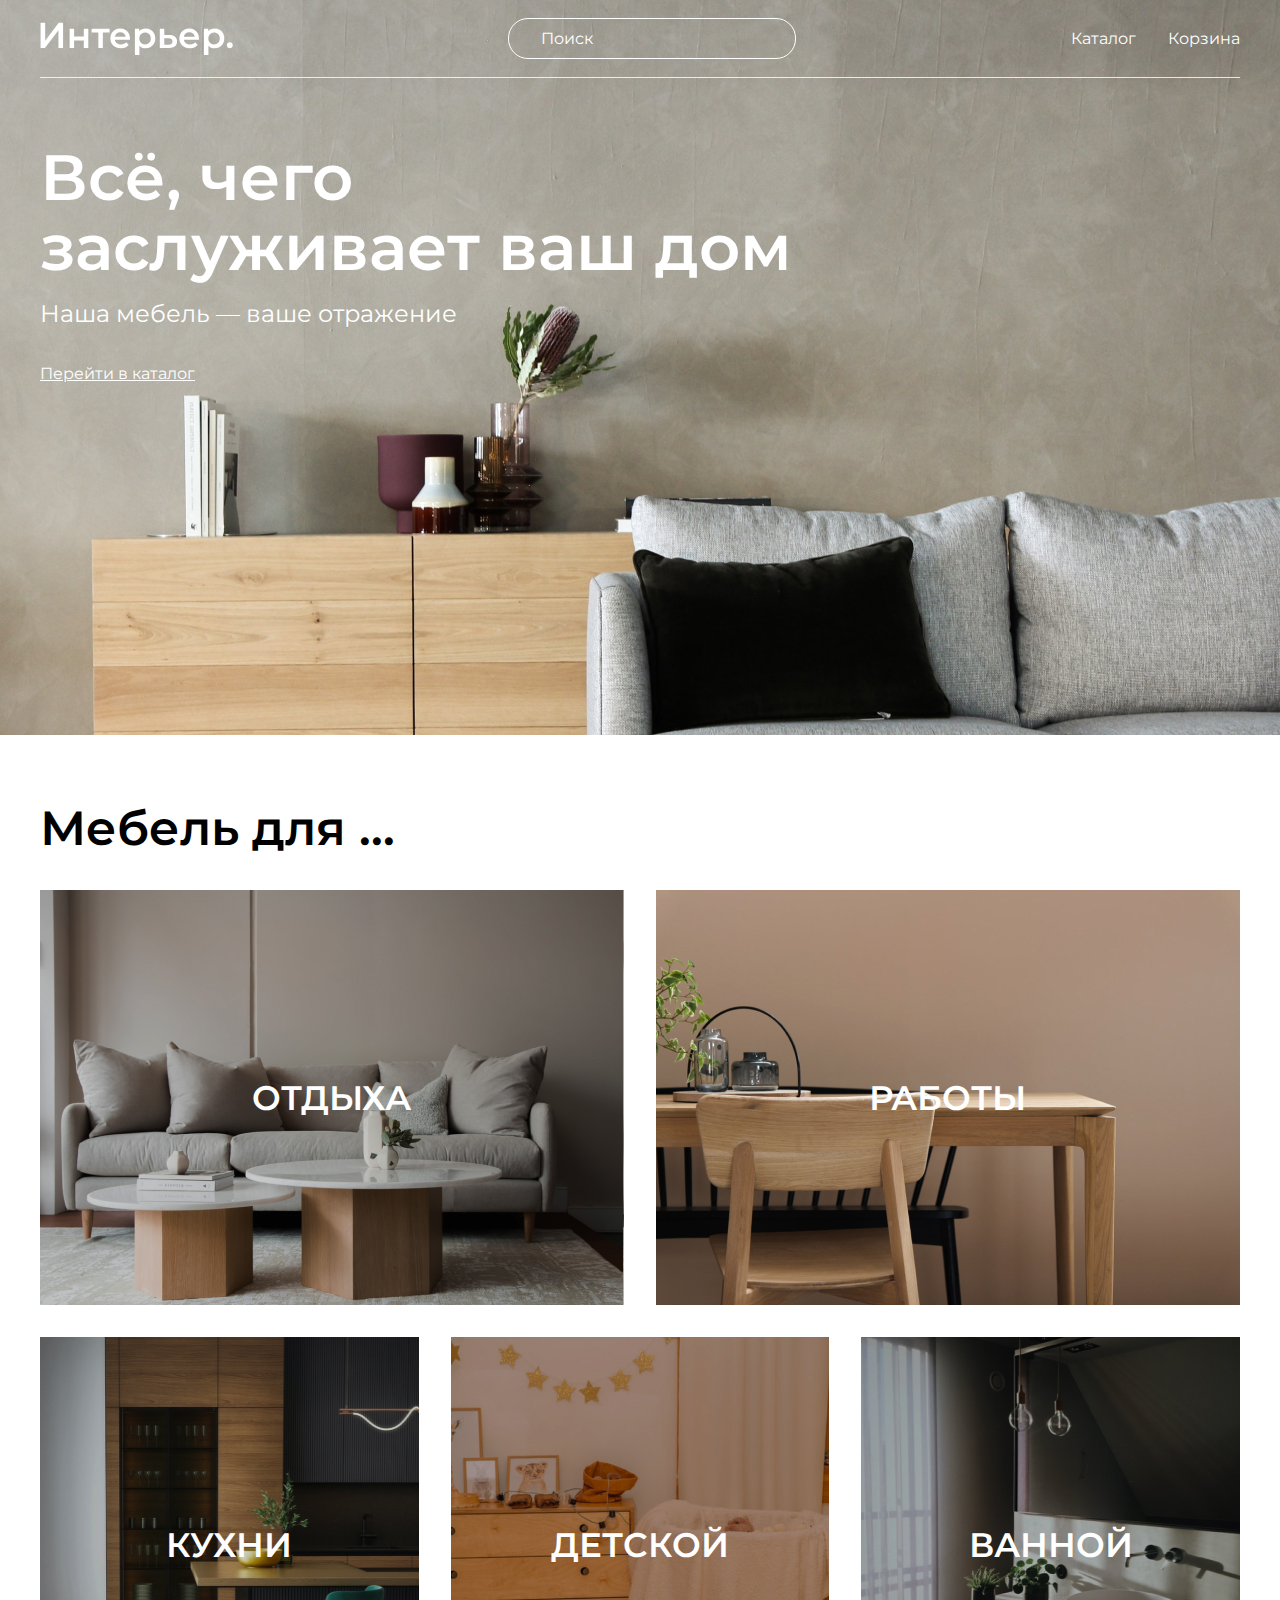
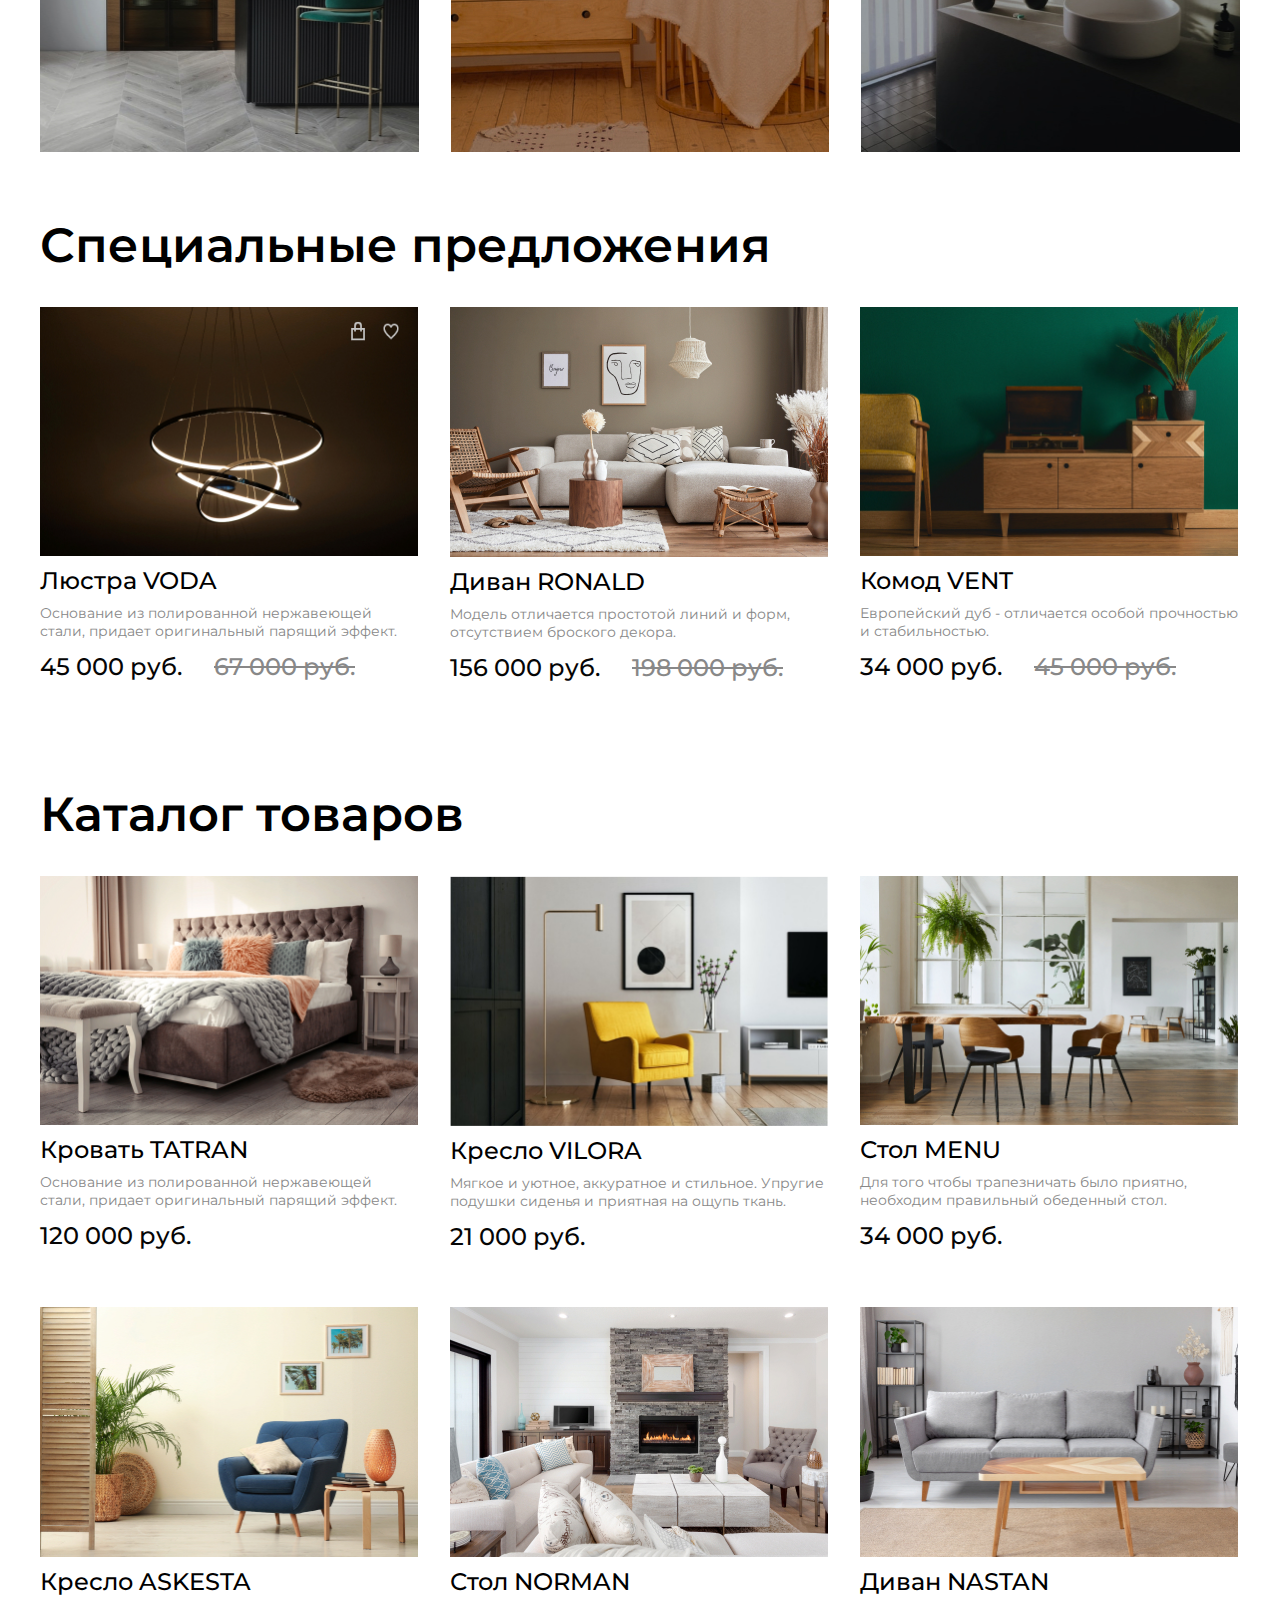
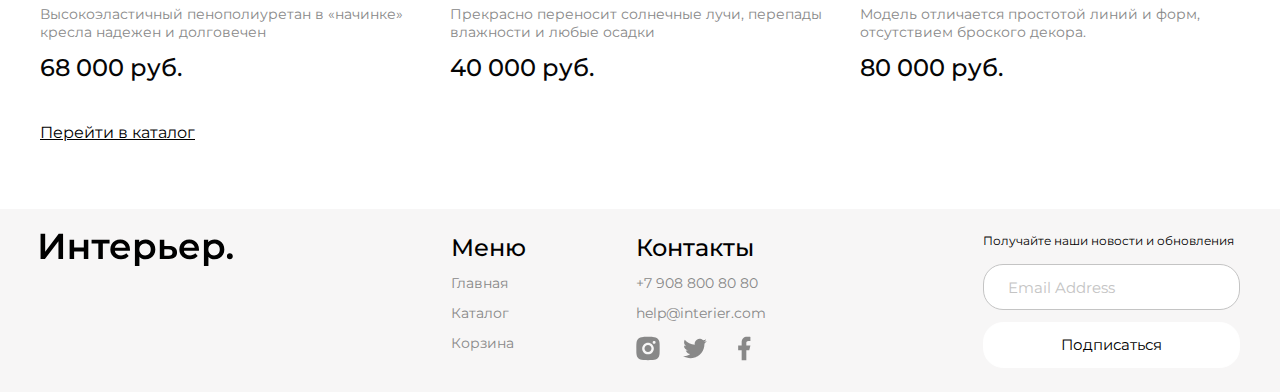
<file: index.html>
<!DOCTYPE html>
<html lang="ru">
	<head>
		<title>Интернет магазин мебели</title>
		<meta http-equiv="Content-Type" content="text/html; charset=utf-8" />
		<meta name="viewport" content="width=device-width" />
		<link rel="preconnect" href="https://fonts.googleapis.com" />
		<link rel="preconnect" href="https://fonts.gstatic.com" crossorigin />
		<link href="https://fonts.googleapis.com/css2?family=Montserrat:wght@400;500;600&display=swap" rel="stylesheet" />
		<link rel="stylesheet" type="text/css" href="styles/main.css" />
	</head>
	<body>
		<div class="top center">
			<header class="header">
				<a class="logo" href="index.html">
					<img class="logo__image" src="images/logo.svg" alt="logo" />
				</a>
				<form name="search" action="#" method="post">
					<input class="header__input" type="search" name="text" placeholder="Поиск" />
				</form>
				<nav class="topmenu">
					<ul>
						<li>
							<a class="menu__link" href="pages/catalog.html">Каталог</a>
						</li>
						<li>
							<a class="menu__link" href="pages/cart.html">Корзина</a>
						</li>
					</ul>
				</nav>
				<div class="menu-mob">
					<a href="#">
						<svg width="20" height="19" viewBox="0 0 20 19" fill="none" xmlns="http://www.w3.org/2000/svg">
							<g clip-path="url(#clip0_310_614)">
								<path d="M5.7515 2.99141C4.59282 4.14838 3.91891 5.70363 3.86709 7.34023C3.81528 8.97682 4.38946 10.5716 5.47264 11.7995C6.55581 13.0275 8.06645 13.7962 9.69672 13.9491C11.2973 14.0991 12.8949 13.6444 14.1757 12.6766L17.5069 16.0085L17.5069 16.0085C17.5897 16.0914 17.6881 16.1571 17.7963 16.2019C17.9046 16.2468 18.0206 16.2698 18.1377 16.2698C18.2549 16.2698 18.3709 16.2468 18.4791 16.2019C18.5873 16.1571 18.6857 16.0914 18.7685 16.0085C18.8514 15.9257 18.9171 15.8274 18.9619 15.7191C19.0068 15.6109 19.0298 15.4949 19.0298 15.3777C19.0298 15.2606 19.0068 15.1446 18.9619 15.0363C18.9171 14.9281 18.8514 14.8298 18.7685 14.7469L18.7685 14.7469L15.4368 11.416C16.4021 10.135 16.8547 8.53846 16.7038 6.93943C16.5501 5.31054 15.7816 3.80139 14.5547 2.719C13.3277 1.63662 11.7345 1.06232 10.0992 1.11292C8.46381 1.16352 6.90917 1.83523 5.7515 2.99141ZM5.7515 2.99141L5.82216 3.06217L5.7515 2.99141ZM13.5895 4.25366C14.0271 4.68416 14.3751 5.19703 14.6135 5.76269C14.8518 6.32835 14.9758 6.93561 14.9783 7.54944C14.9808 8.16327 14.8618 8.77152 14.628 9.3391C14.3943 9.90669 14.0505 10.4224 13.6164 10.8564C13.1824 11.2905 12.6667 11.6343 12.0991 11.868C11.5315 12.1018 10.9233 12.2208 10.3094 12.2183C9.6956 12.2158 9.08834 12.0918 8.52268 11.8535C7.95702 11.6151 7.44415 11.2671 7.01365 10.8295C6.15334 9.95509 5.67341 8.77613 5.6784 7.54944C5.6834 6.32275 6.17291 5.14773 7.04032 4.28033C7.90772 3.41292 9.08274 2.92341 10.3094 2.91841C11.5361 2.91342 12.7151 3.39335 13.5895 4.25366Z" fill="white" stroke="white" stroke-width="0.2" />
							</g>
							<defs>
								<clipPath id="clip0_310_614">
									<rect width="19" height="19" fill="white" transform="translate(0.800537)" />
								</clipPath>
							</defs>
						</svg>
					</a>
					<a href="pages/catalog.html">
						<svg width="20" height="21" viewBox="0 0 20 21" fill="none" xmlns="http://www.w3.org/2000/svg">
							<g id="Group201">
								<rect id="Rectangle46" x="0.800537" y="0.900024" width="4.57143" height="4.57143" fill="white" />
								<rect id="Rectangle41" x="0.800537" y="8.21436" width="4.57143" height="4.57143" fill="white" />
								<rect id="Rectangle47" x="0.800537" y="15.5286" width="4.57143" height="4.57143" fill="white" />
								<rect id="Rectangle48" x="8.11401" y="8.21436" width="4.57143" height="4.57143" fill="white" />
								<rect id="Rectangle45" x="8.11401" y="15.5286" width="4.57143" height="4.57143" fill="white" />
								<rect id="Rectangle49" x="8.11401" y="0.900024" width="4.57143" height="4.57143" fill="white" />
								<rect id="Rectangle42" x="15.4285" y="8.21436" width="4.57143" height="4.57143" fill="white" />
								<rect id="Rectangle44" x="15.4285" y="15.5286" width="4.57143" height="4.57143" fill="white" />
								<rect id="Rectangle43" x="15.4285" y="0.900024" width="4.57143" height="4.57143" fill="white" />
							</g>
						</svg>	
					</a>
					<a href="pages/cart.html">
						<svg width="25" height="25" viewBox="0 0 25 25" fill="none" xmlns="http://www.w3.org/2000/svg">
							<path d="M14.5834 20.8333C15.1359 20.8333 15.6658 20.6138 16.0566 20.2231C16.4473 19.8324 16.6667 19.3025 16.6667 18.75C16.6667 18.1974 16.4473 17.6675 16.0566 17.2768C15.6658 16.8861 15.1359 16.6666 14.5834 16.6666C14.0309 16.6666 13.501 16.8861 13.1103 17.2768C12.7196 17.6675 12.5001 18.1974 12.5001 18.75C12.5001 19.3025 12.7196 19.8324 13.1103 20.2231C13.501 20.6138 14.0309 20.8333 14.5834 20.8333ZM7.29174 20.8333C7.84428 20.8333 8.37418 20.6138 8.76488 20.2231C9.15558 19.8324 9.37508 19.3025 9.37508 18.75C9.37508 18.1974 9.15558 17.6675 8.76488 17.2768C8.37418 16.8861 7.84428 16.6666 7.29174 16.6666C6.73921 16.6666 6.20931 16.8861 5.81861 17.2768C5.4279 17.6675 5.20841 18.1974 5.20841 18.75C5.20841 19.3025 5.4279 19.8324 5.81861 20.2231C6.20931 20.6138 6.73921 20.8333 7.29174 20.8333ZM20.873 6.16975C21.133 6.16136 21.3796 6.05217 21.5606 5.86525C21.7416 5.67834 21.8428 5.42836 21.8428 5.16819C21.8428 4.90801 21.7416 4.65804 21.5606 4.47112C21.3796 4.28421 21.133 4.17501 20.873 4.16663H19.674C18.7345 4.16663 17.922 4.81871 17.7178 5.73538L16.4126 11.6125C16.2084 12.5291 15.3959 13.1812 14.4563 13.1812H6.63133L5.12924 7.17079H14.8636C15.1212 7.15904 15.3644 7.04844 15.5425 6.86199C15.7206 6.67555 15.82 6.42761 15.82 6.16975C15.82 5.91189 15.7206 5.66395 15.5425 5.47751C15.3644 5.29106 15.1212 5.18046 14.8636 5.16871H5.12924C4.82473 5.16862 4.5242 5.23796 4.25051 5.37145C3.97682 5.50495 3.73716 5.69909 3.54976 5.93911C3.36236 6.17913 3.23215 6.45872 3.16903 6.75662C3.10591 7.05452 3.11154 7.36289 3.1855 7.65829L4.68758 13.6666C4.79586 14.1002 5.046 14.485 5.39821 14.7601C5.75042 15.0351 6.18447 15.1844 6.63133 15.1843H14.4563C15.368 15.1845 16.2524 14.8736 16.9636 14.3032C17.6748 13.7327 18.1701 12.9368 18.3678 12.0468L19.674 6.16975H20.873Z" fill="white" />
						</svg>
					</a>
				</div>
			</header>
			<section class="top__content">
				<h1 class="title">Всё, чего <br /> заслуживает ваш дом</h1>
				<p class="top__text">Наша мебель — ваше отражение</p>
				<a class="link" href="pages/catalog.html">Перейти в каталог</a>
			</section>
		</div>
		<section class="for-box center">
			<h2 class="zag">Мебель для ...</h2>
			<div class="for">
				<div class="for__item for__item_1 for__item_big">ОТДЫХА</div>
				<div class="for__item for__item_2 for__item_big">РАБОТЫ</div>
				<div class="for__item for__item_3">КУХНИ</div>
				<div class="for__item for__item_4">ДЕТСКОЙ</div>
				<div class="for__item for__item_5">ВАННОЙ</div>
			</div>
		</section>
		<section class="product__box center">
			<h2 class="zag">Специальные предложения</h2>
			<div class="product__content">
				<div class="product">
					<img class="product__img" src="images/product1.jpg" alt="Товар 1" />
					<div class="icons">
						<img class="cart__img" src="images/cart.png" alt="Добавить в корзину" />
						<img class="like__img" src="images/like.png" alt="Нравится" />
					</div>
					<a href="pages/product.html" class="product__name">Люстра VODA</a>
					<p class="opis">Основание из полированной нержавеющей стали, придает оригинальный парящий эффект.</p>
					<div class="product__box-proce">
						<p class="price">45 000 руб.</p>
						<p class="old__price">67 000 руб.</p>
					</div>
				</div>
				<div class="product">
					<img class="product__img" src="images/product2.jpg" alt="Товар 2" />
					<a href="pages/product.html" class="product__name">Диван RONALD</a>
					<p class="opis">Модель отличается простотой линий и форм, отсутствием броского декора.</p>
					<div class="product__box-proce">
						<p class="price">156 000 руб.</p>
						<p class="old__price">198 000 руб.</p>
					</div>
				</div>
				<div class="product">
					<img class="product__img" src="images/product3.jpg" alt="Товар 3" />
					<a href="pages/product.html" class="product__name">Комод VENT</a>
					<p class="opis">Европейский дуб - отличается особой прочностью и стабильностью.</p>
					<div class="product__box-proce">
						<p class="price">34 000 руб.</p>
						<p class="old__price">45 000 руб.</p>
					</div>
				</div>
			</div>
		</section>
		<section class="product__box center product__list">
			<h2 class="zag">Каталог товаров</h2>
			<div class="product__content">
				<div class="product">
					<img class="product__img" src="images/product4.jpg" alt="Товар 4" />
					<a href="pages/product.html" class="product__name">Кровать TATRAN</a>
					<p class="opis">Основание из полированной нержавеющей стали, придает оригинальный парящий эффект.</p>
					<div class="product__box-proce">
						<p class="price">120 000 руб.</p>
					</div>
				</div>
				<div class="product">
					<img class="product__img" src="images/product5.jpg" alt="Товар 5" />
					<a href="pages/product.html" class="product__name">Кресло VILORA</a>
					<p class="opis">Мягкое и уютное, аккуратное и стильное. Упругие подушки сиденья и приятная на ощупь ткань.</p>
					<div class="product__box-proce">
						<p class="price">21 000 руб.</p>
					</div>
				</div>
				<div class="product">
					<img class="product__img" src="images/product6.jpg" alt="Товар 6" />
					<a href="pages/product.html" class="product__name">Стол MENU</a>
					<p class="opis">Для того чтобы трапезничать было приятно, необходим правильный обеденный стол.</p>
					<div class="product__box-proce">
						<p class="price">34 000 руб.</p>
					</div>
				</div>
				<div class="product">
					<img class="product__img" src="images/product7.jpg" alt="Товар 7" />
					<a href="pages/product.html" class="product__name">Кресло ASKESTA</a>
					<p class="opis">Высокоэластичный пенополиуретан в «начинке» кресла надежен и долговечен</p>
					<div class="product__box-proce">
						<p class="price">68 000 руб.</p>
					</div>
				</div>
				<div class="product">
					<img class="product__img" src="images/product8.jpg" alt="Товар 8" />
					<a href="pages/product.html" class="product__name">Стол NORMAN</a>
					<p class="opis">Прекрасно переносит солнечные лучи, перепады влажности и любые осадки</p>
					<div class="product__box-proce">
						<p class="price">40 000 руб.</p>
					</div>
				</div>
				<div class="product">
					<img class="product__img" src="images/product9.jpg" alt="Товар 9" />
					<a href="pages/product.html" class="product__name">Диван NASTAN</a>
					<p class="opis">Модель отличается простотой линий и форм, отсутствием броского декора.</p>
					<div class="product__box-proce">
						<p class="price">80 000 руб.</p>
					</div>
				</div>
			</div>
		</section>
		<div class="bottom__link__catalog center">
			<a class="undo__footer_content-link" href="pages/catalog.html">Перейти в каталог</a>
		</div>
		<footer class="footer center">
			<div class="footer__content footer-bg">
				<img src="images/footer_logo.svg" alt="Логотип компании" />
			</div>
			<div class="footer__content footer__box__menu">
				<div class="footer__content__menu">
					<h4 class="zag__bottom_menu">Меню</h4>
					<ul class="menu__bottom">
						<li>
							<a class="menu__bottom__link" href="index.html">Главная</a>
						</li>
						<li>
							<a class="menu__bottom__link" href="pages/catalog.html">Каталог</a>
						</li>
						<li>
							<a class="menu__bottom__link" href="pages/cart.html">Корзина</a>
						</li>
					</ul>
				</div>
				<div class="footer__content__menu">
					<h4 class="zag__bottom_menu">Контакты</h4>
					<ul class="menu__bottom contacts">
						<li>
							<a class="menu__bottom__link" href="tel:+79088008080">+7 908 800 80 80</a>
						</li>
						<li>
							<a class="email menu__bottom__link" href="mailto:help@interier.com">help@interier.com</a>
						</li>
					</ul>
					<ul class="ul__icons">
						<li>
							<a href="http://instagram.com">
								<svg width="24" height="25" viewBox="0 0 24 25" fill="none" xmlns="http://www.w3.org/2000/svg">
									<path d="M12 0.833984C15.1698 0.833984 15.5653 0.845651 16.809 0.903984C18.0515 0.962318 18.8973 1.15715 19.6417 1.44648C20.4117 1.74282 21.0603 2.14415 21.709 2.79165C22.3022 3.37486 22.7613 4.08034 23.0542 4.85898C23.3423 5.60215 23.5383 6.44915 23.5967 7.69165C23.6515 8.93532 23.6667 9.33082 23.6667 12.5007C23.6667 15.6705 23.655 16.066 23.5967 17.3097C23.5383 18.5522 23.3423 19.398 23.0542 20.1423C22.7621 20.9214 22.303 21.627 21.709 22.2097C21.1256 22.8027 20.4202 23.2617 19.6417 23.5548C18.8985 23.843 18.0515 24.039 16.809 24.0973C15.5653 24.1522 15.1698 24.1673 12 24.1673C8.83017 24.1673 8.43467 24.1557 7.191 24.0973C5.9485 24.039 5.10267 23.843 4.35834 23.5548C3.57938 23.2625 2.87378 22.8034 2.291 22.2097C1.69764 21.6265 1.23859 20.921 0.945836 20.1423C0.656503 19.3992 0.461669 18.5522 0.403336 17.3097C0.348502 16.066 0.333336 15.6705 0.333336 12.5007C0.333336 9.33082 0.345002 8.93532 0.403336 7.69165C0.461669 6.44798 0.656503 5.60332 0.945836 4.85898C1.23778 4.07986 1.69694 3.37419 2.291 2.79165C2.87395 2.19809 3.5795 1.739 4.35834 1.44648C5.10267 1.15715 5.94734 0.962318 7.191 0.903984C8.43467 0.849151 8.83017 0.833984 12 0.833984ZM12 6.66732C10.4529 6.66732 8.96918 7.2819 7.87521 8.37586C6.78125 9.46982 6.16667 10.9536 6.16667 12.5007C6.16667 14.0477 6.78125 15.5315 7.87521 16.6254C8.96918 17.7194 10.4529 18.334 12 18.334C13.5471 18.334 15.0308 17.7194 16.1248 16.6254C17.2188 15.5315 17.8333 14.0477 17.8333 12.5007C17.8333 10.9536 17.2188 9.46982 16.1248 8.37586C15.0308 7.2819 13.5471 6.66732 12 6.66732ZM19.5833 6.37565C19.5833 5.98888 19.4297 5.61794 19.1562 5.34445C18.8827 5.07096 18.5118 4.91732 18.125 4.91732C17.7382 4.91732 17.3673 5.07096 17.0938 5.34445C16.8203 5.61794 16.6667 5.98888 16.6667 6.37565C16.6667 6.76243 16.8203 7.13336 17.0938 7.40685C17.3673 7.68034 17.7382 7.83398 18.125 7.83398C18.5118 7.83398 18.8827 7.68034 19.1562 7.40685C19.4297 7.13336 19.5833 6.76243 19.5833 6.37565ZM12 9.00065C12.9283 9.00065 13.8185 9.3694 14.4749 10.0258C15.1313 10.6822 15.5 11.5724 15.5 12.5007C15.5 13.4289 15.1313 14.3191 14.4749 14.9755C13.8185 15.6319 12.9283 16.0007 12 16.0007C11.0717 16.0007 10.1815 15.6319 9.52513 14.9755C8.86875 14.3191 8.5 13.4289 8.5 12.5007C8.5 11.5724 8.86875 10.6822 9.52513 10.0258C10.1815 9.3694 11.0717 9.00065 12 9.00065Z" fill="#888888" />
								</svg>									
							</a>
						</li>
						<li>
							<a href="http://twitter.com">
								<svg width="28" height="29" viewBox="0 0 28 29" fill="none" xmlns="http://www.w3.org/2000/svg">
									<g clip-path="url(#clip0_5139_57)">
										<path d="M25.8557 7.09919C24.965 7.49317 24.0205 7.75191 23.0533 7.86686C24.0727 7.2572 24.8357 6.29771 25.2 5.16719C24.2433 5.73652 23.1945 6.13552 22.1013 6.35136C21.3671 5.5657 20.3938 5.04465 19.3328 4.86921C18.2718 4.69377 17.1826 4.87376 16.2345 5.38122C15.2864 5.88868 14.5325 6.69516 14.09 7.67528C13.6475 8.65541 13.5412 9.75427 13.7877 10.801C11.8476 10.7038 9.94973 10.1996 8.21718 9.3213C6.48462 8.44296 4.95616 7.21008 3.73101 5.70269C3.29735 6.44755 3.06946 7.29429 3.07067 8.15619C3.07067 9.84786 3.93167 11.3424 5.24067 12.2174C4.46602 12.193 3.70841 11.9838 3.03101 11.6072V11.6679C3.03124 12.7945 3.42111 13.8864 4.1345 14.7584C4.84789 15.6304 5.8409 16.2289 6.94517 16.4524C6.22606 16.6472 5.47203 16.676 4.74017 16.5364C5.05152 17.5061 5.65835 18.3543 6.4757 18.962C7.29305 19.5697 8.27999 19.9066 9.29834 19.9255C8.28624 20.7204 7.12738 21.308 5.88804 21.6547C4.64869 22.0014 3.35316 22.1005 2.07551 21.9462C4.30582 23.3805 6.90212 24.142 9.55384 24.1395C18.529 24.1395 23.4372 16.7044 23.4372 10.2562C23.4372 10.0462 23.4313 9.83386 23.422 9.62619C24.3773 8.93572 25.2019 8.08038 25.8568 7.10036L25.8557 7.09919Z" fill="#888888" />
									</g>
									<defs>
										<clipPath id="clip0_5139_57">
											<rect width="28" height="28" fill="white" transform="translate(0 0.500488)" />
										</clipPath>
									</defs>
								</svg>									
							</a>
						</li>
						<li>
							<a href="http://facebook.com">
								<svg width="28" height="29" viewBox="0 0 28 29" fill="none" xmlns="http://www.w3.org/2000/svg">
									<g clip-path="url(#clip0_5139_54)">
										<path d="M16.3333 16.2218H19.25L20.4167 11.5552H16.3333V9.22184C16.3333 8.02018 16.3333 6.88851 18.6667 6.88851H20.4167V2.96851C20.0363 2.91834 18.6002 2.80518 17.0835 2.80518C13.916 2.80518 11.6667 4.73834 11.6667 8.28851V11.5552H8.16666V16.2218H11.6667V26.1385H16.3333V16.2218Z" fill="#888888" />
									</g>
									<defs>
										<clipPath id="clip0_5139_54">
											<rect width="28" height="28" fill="white" transform="translate(0 0.471802)" />
										</clipPath>
									</defs>
								</svg>									
							</a>
						</li>
					</ul>
				</div>
			</div>
			<div class="footer__content footer__subscribe">
				<form name="subscribe" action="#" method="post">
					<p class="update">Получайте наши новости и обновления</p>
					<input class="input__email" name="email" type="email" placeholder="Email Address" />
					<button class="footer__btn scale-up-center">Подписаться</button>
				</form>
			</div>
		</footer>
	</body>
</html>
</file>
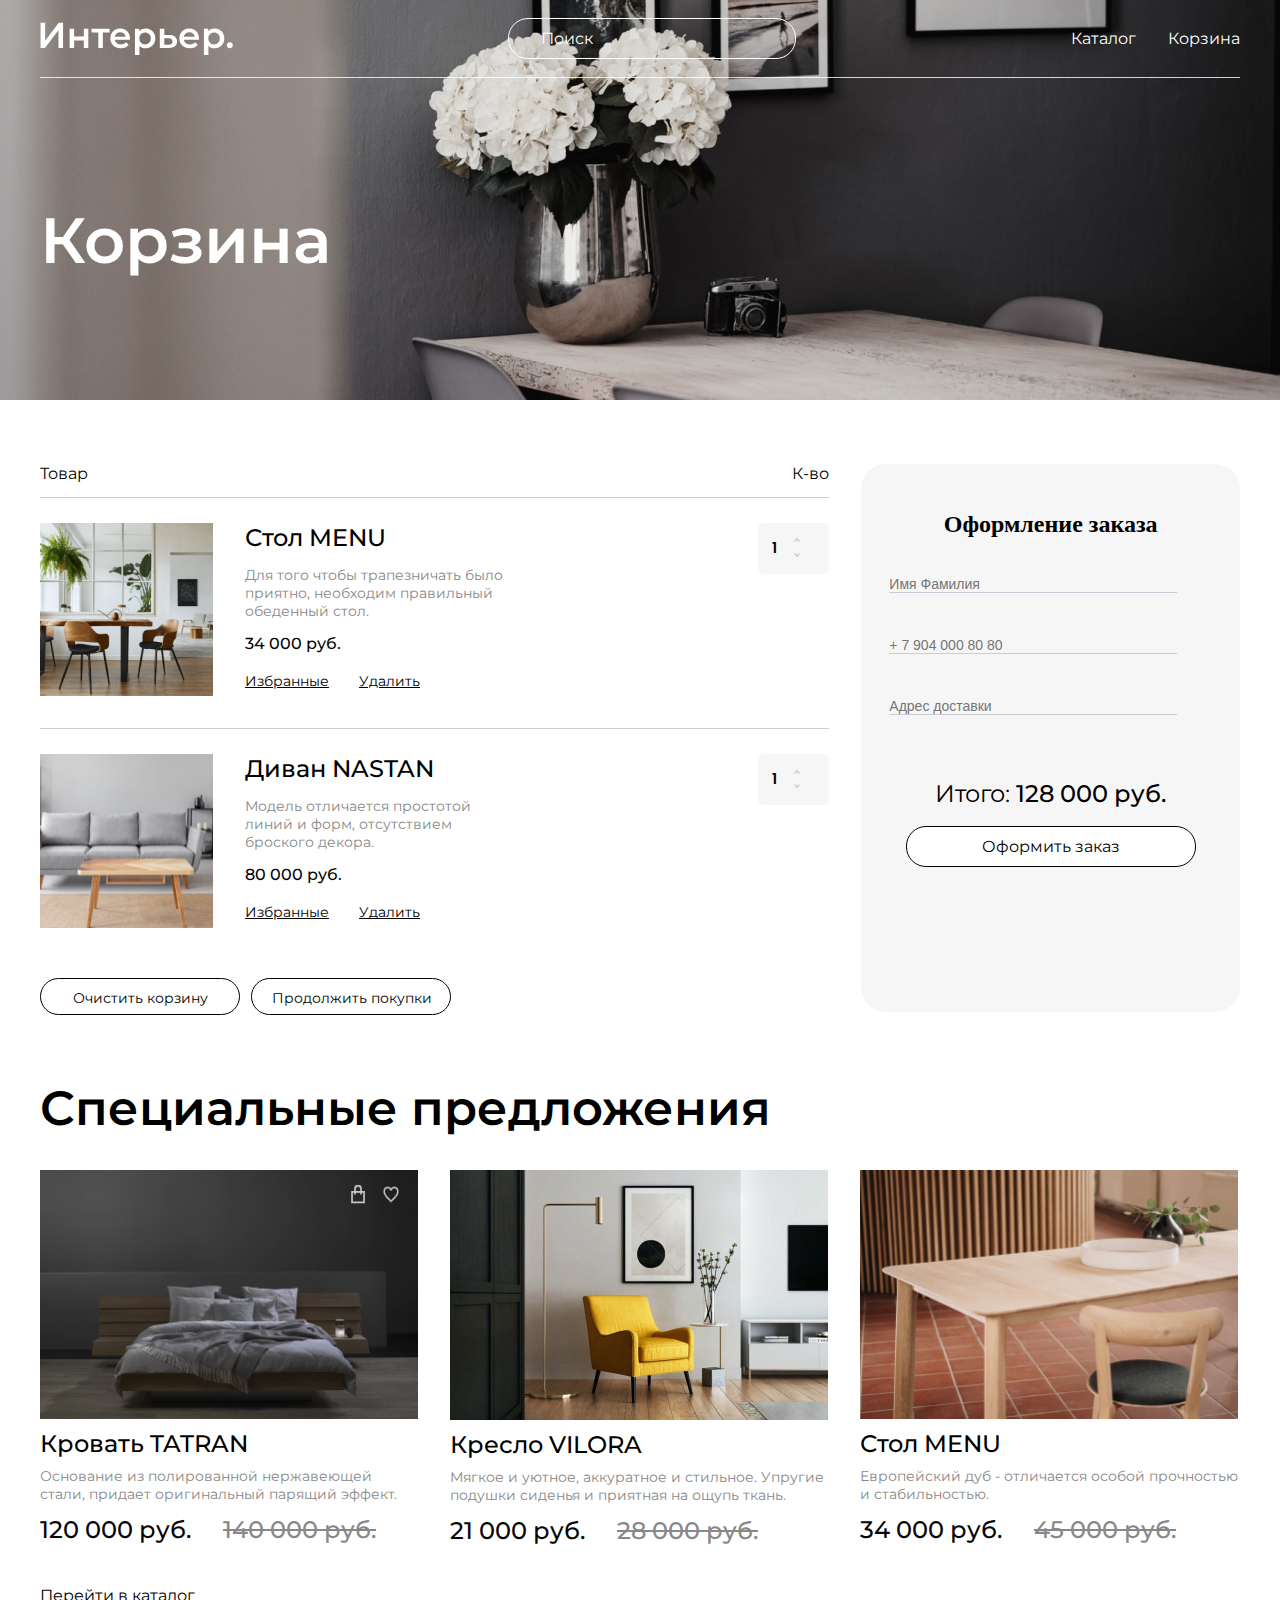
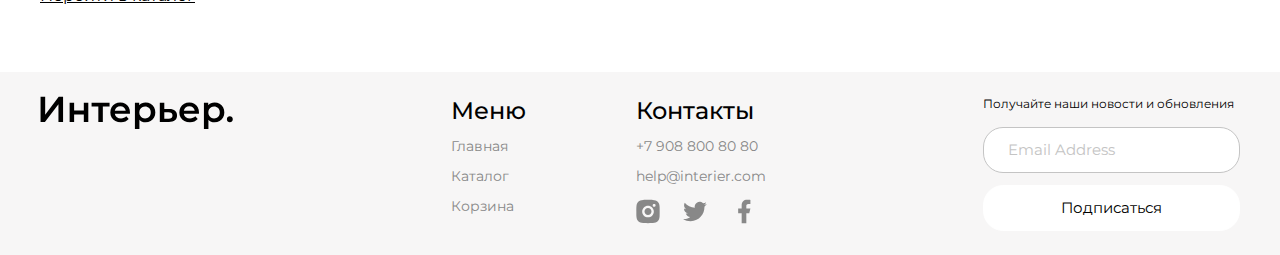
<file: pages/cart.html>
<!DOCTYPE html>
<html lang="ru">
	<head>
		<title>Интернет магазин мебели</title>
		<meta http-equiv="Content-Type" content="text/html; charset=utf-8" />
		<meta name="viewport" content="width=device-width" />
		<link rel="preconnect" href="https://fonts.googleapis.com" />
		<link rel="preconnect" href="https://fonts.gstatic.com" crossorigin />
		<link href="https://fonts.googleapis.com/css2?family=Lato:wght@400;700&family=Montserrat:wght@400;500;600&family=Poppins:wght@400;500;600&display=swap" rel="stylesheet" />
		<link rel="stylesheet" type="text/css" href="../styles/main.css" />
	</head>
	<body>
		<div class="top-cart center">
			<header class="header">
				<a class="logo" href="../index.html">
					<img class="logo__image" src="../images/logo.svg" alt="logo" />
				</a>
				<form name="search" action="#" method="post">
					<input class="header__input" type="search" name="text" placeholder="Поиск" />
				</form>
				<nav class="topmenu">
					<ul>
						<li>
							<a class="menu__link" href="catalog.html">Каталог</a>
						</li>
						<li>
							<a class="menu__link" href="cart.html">Корзина</a>
						</li>
					</ul>
				</nav>
				<div class="menu-mob">
					<a href="../index.html">
						<svg width="20" height="19" viewBox="0 0 20 19" fill="none" xmlns="http://www.w3.org/2000/svg">
							<g clip-path="url(#clip0_310_614)">
								<path d="M5.7515 2.99141C4.59282 4.14838 3.91891 5.70363 3.86709 7.34023C3.81528 8.97682 4.38946 10.5716 5.47264 11.7995C6.55581 13.0275 8.06645 13.7962 9.69672 13.9491C11.2973 14.0991 12.8949 13.6444 14.1757 12.6766L17.5069 16.0085L17.5069 16.0085C17.5897 16.0914 17.6881 16.1571 17.7963 16.2019C17.9046 16.2468 18.0206 16.2698 18.1377 16.2698C18.2549 16.2698 18.3709 16.2468 18.4791 16.2019C18.5873 16.1571 18.6857 16.0914 18.7685 16.0085C18.8514 15.9257 18.9171 15.8274 18.9619 15.7191C19.0068 15.6109 19.0298 15.4949 19.0298 15.3777C19.0298 15.2606 19.0068 15.1446 18.9619 15.0363C18.9171 14.9281 18.8514 14.8298 18.7685 14.7469L18.7685 14.7469L15.4368 11.416C16.4021 10.135 16.8547 8.53846 16.7038 6.93943C16.5501 5.31054 15.7816 3.80139 14.5547 2.719C13.3277 1.63662 11.7345 1.06232 10.0992 1.11292C8.46381 1.16352 6.90917 1.83523 5.7515 2.99141ZM5.7515 2.99141L5.82216 3.06217L5.7515 2.99141ZM13.5895 4.25366C14.0271 4.68416 14.3751 5.19703 14.6135 5.76269C14.8518 6.32835 14.9758 6.93561 14.9783 7.54944C14.9808 8.16327 14.8618 8.77152 14.628 9.3391C14.3943 9.90669 14.0505 10.4224 13.6164 10.8564C13.1824 11.2905 12.6667 11.6343 12.0991 11.868C11.5315 12.1018 10.9233 12.2208 10.3094 12.2183C9.6956 12.2158 9.08834 12.0918 8.52268 11.8535C7.95702 11.6151 7.44415 11.2671 7.01365 10.8295C6.15334 9.95509 5.67341 8.77613 5.6784 7.54944C5.6834 6.32275 6.17291 5.14773 7.04032 4.28033C7.90772 3.41292 9.08274 2.92341 10.3094 2.91841C11.5361 2.91342 12.7151 3.39335 13.5895 4.25366Z" fill="white" stroke="white" stroke-width="0.2" />
							</g>
							<defs>
								<clipPath id="clip0_310_614">
									<rect width="19" height="19" fill="white" transform="translate(0.800537)" />
								</clipPath>
							</defs>
						</svg>
					</a>
					<a href="catalog.html">
						<svg width="20" height="21" viewBox="0 0 20 21" fill="none" xmlns="http://www.w3.org/2000/svg">
							<g id="Group201">
								<rect id="Rectangle46" x="0.800537" y="0.900024" width="4.57143" height="4.57143" fill="white" />
								<rect id="Rectangle41" x="0.800537" y="8.21436" width="4.57143" height="4.57143" fill="white" />
								<rect id="Rectangle47" x="0.800537" y="15.5286" width="4.57143" height="4.57143" fill="white" />
								<rect id="Rectangle48" x="8.11401" y="8.21436" width="4.57143" height="4.57143" fill="white" />
								<rect id="Rectangle45" x="8.11401" y="15.5286" width="4.57143" height="4.57143" fill="white" />
								<rect id="Rectangle49" x="8.11401" y="0.900024" width="4.57143" height="4.57143" fill="white" />
								<rect id="Rectangle42" x="15.4285" y="8.21436" width="4.57143" height="4.57143" fill="white" />
								<rect id="Rectangle44" x="15.4285" y="15.5286" width="4.57143" height="4.57143" fill="white" />
								<rect id="Rectangle43" x="15.4285" y="0.900024" width="4.57143" height="4.57143" fill="white" />
							</g>
						</svg>	
					</a>
					<a href="cart.html">
						<svg width="25" height="25" viewBox="0 0 25 25" fill="none" xmlns="http://www.w3.org/2000/svg">
							<path d="M14.5834 20.8333C15.1359 20.8333 15.6658 20.6138 16.0566 20.2231C16.4473 19.8324 16.6667 19.3025 16.6667 18.75C16.6667 18.1974 16.4473 17.6675 16.0566 17.2768C15.6658 16.8861 15.1359 16.6666 14.5834 16.6666C14.0309 16.6666 13.501 16.8861 13.1103 17.2768C12.7196 17.6675 12.5001 18.1974 12.5001 18.75C12.5001 19.3025 12.7196 19.8324 13.1103 20.2231C13.501 20.6138 14.0309 20.8333 14.5834 20.8333ZM7.29174 20.8333C7.84428 20.8333 8.37418 20.6138 8.76488 20.2231C9.15558 19.8324 9.37508 19.3025 9.37508 18.75C9.37508 18.1974 9.15558 17.6675 8.76488 17.2768C8.37418 16.8861 7.84428 16.6666 7.29174 16.6666C6.73921 16.6666 6.20931 16.8861 5.81861 17.2768C5.4279 17.6675 5.20841 18.1974 5.20841 18.75C5.20841 19.3025 5.4279 19.8324 5.81861 20.2231C6.20931 20.6138 6.73921 20.8333 7.29174 20.8333ZM20.873 6.16975C21.133 6.16136 21.3796 6.05217 21.5606 5.86525C21.7416 5.67834 21.8428 5.42836 21.8428 5.16819C21.8428 4.90801 21.7416 4.65804 21.5606 4.47112C21.3796 4.28421 21.133 4.17501 20.873 4.16663H19.674C18.7345 4.16663 17.922 4.81871 17.7178 5.73538L16.4126 11.6125C16.2084 12.5291 15.3959 13.1812 14.4563 13.1812H6.63133L5.12924 7.17079H14.8636C15.1212 7.15904 15.3644 7.04844 15.5425 6.86199C15.7206 6.67555 15.82 6.42761 15.82 6.16975C15.82 5.91189 15.7206 5.66395 15.5425 5.47751C15.3644 5.29106 15.1212 5.18046 14.8636 5.16871H5.12924C4.82473 5.16862 4.5242 5.23796 4.25051 5.37145C3.97682 5.50495 3.73716 5.69909 3.54976 5.93911C3.36236 6.17913 3.23215 6.45872 3.16903 6.75662C3.10591 7.05452 3.11154 7.36289 3.1855 7.65829L4.68758 13.6666C4.79586 14.1002 5.046 14.485 5.39821 14.7601C5.75042 15.0351 6.18447 15.1844 6.63133 15.1843H14.4563C15.368 15.1845 16.2524 14.8736 16.9636 14.3032C17.6748 13.7327 18.1701 12.9368 18.3678 12.0468L19.674 6.16975H20.873Z" fill="white" />
						</svg>
					</a>
				</div>
			</header>
			<h1 class="top__h1">Корзина</h1>
		</div>
		<section class="cart center cart__center">
			<div class="cart__content">
				<div class="cart__content__name-box">
					<p>Товар</p>
					<p>К-во</p>
				</div>
				<div class="cart__content__item">
					<div class="cart__item__left">
						<img src="../images/cart/product1.jpg" alt="Товар 1" />
						<div class="cart__content__info">
							<a class="prod-link" href="products/#">
								<h4 class="cart__content__zag">Стол MENU</h4>
							</a>
							<p class="cart__opis">Для того чтобы трапезничать было приятно, необходим правильный обеденный стол.</p>
							<p class="cart__price">34 000 руб.</p>
							<div class="cart__link-box">
								<a class="cart__link-box__favorite" href="#">Избранные</a>
								<a class="cart__link-box__delete" href="#">Удалить</a>
							</div>
						</div>
					</div>
					<div class="count__products">
						<input class="cart__item__number" type="number" name="number" value="1" min="1" />
						<img class="count__arrow_up" src="../images/cart/arrow.svg" alt="Добавить количество" />
						<img class="count__arrow_down" src="../images/cart/arrow.svg" alt="Убавить количество" />
					</div>
				</div>
				<div class="cart__content__item second">
					<div class="cart__item__left">
						<img src="../images/cart/product2.jpg" alt="Товар 2" />
						<div class="cart__content__info">
							<a class="prod-link" href="products/#">
								<h4 class="cart__content__zag">Диван NASTAN</h4>
							</a>
							<p class="cart__opis">Модель отличается простотой линий и форм, отсутствием броского декора.</p>
							<p class="cart__price">80 000 руб.</p>
							<div class="cart__link-box">
								<a class="cart__link-box__favorite" href="#">Избранные</a>
								<a class="cart__link-box__delete" href="#">Удалить</a>
							</div>
						</div>
					</div>
					<div class="count__products">
						<input class="cart__item__number" type="number" name="number" value="1" min="1" />
						<img class="count__arrow_up" src="../images/cart/arrow.svg" alt="Добавить количество" />
						<img class="count__arrow_down" src="../images/cart/arrow.svg" alt="Убавить количество" />
					</div>
				</div>
				<div class="cart__buttons">
					<form name="cart__clear_continue" action="#" method="post">
						<input class="buttons reset" type="reset" name="clear" value="Очистить корзину" />
						<input class="buttons continue" type="submit" name="continue" value="Продолжить покупки" />
					</form>
				</div>
			</div>
			<div class="cart__form">
				<h3 class="cart_zag">Оформление заказа</h3>
				<input class="buy_name form__input_text" type="text" name="name-surname" placeholder="Имя Фамилия" />
				<input class="buy_tel form__input_text" type="tel" name="tel" placeholder="+ 7 904 000 80 80" />
				<input class="buy_address form__input_text" type="text" name="address" placeholder="Адрес доставки" />
				<p class="cart__result">Итого: <span class="cart__result-span">128 000 руб.</span></p>
				<input class="end-oform bounce-in-top" type="submit" name="send" value="Оформить заказ" />
				<span class="thank-you">Спасибо за заказ!</span>
			</div>
		</section>
		<section class="product__box cart__prod__box__mobile center">
			<h2 class="cart__zag zag">Специальные предложения</h2>
			<div class="product__content">
				<div class="product">
					<img class="product__img" src="../images/catalog/product1.jpg" alt="Товар 1" />
					<div class="icons cart__icons">
						<img class="cart__img cart-page__cart-img" src="../images/cart.png" alt="Добавить в корзину" />
						<img class="like__img cart-page__like-img" src="../images/like.png" alt="Нравится" />
					</div>
					<a href="product.html" class="product__name">Кровать TATRAN</a>
					<p class="opis">Основание из полированной нержавеющей стали, придает оригинальный парящий эффект.</p>
					<div class="product__box-proce">
						<p class="price">120 000 руб.</p>
						<p class="old__price">140 000 руб.</p>
					</div>
				</div>
				<div class="product">
					<img class="product__img" src="../images/catalog/product2.jpg" alt="Товар 2" />
					<a href="product.html" class="product__name">Кресло VILORA</a>
					<p class="opis">Мягкое и уютное, аккуратное и стильное. Упругие подушки сиденья и приятная на ощупь ткань.</p>
					<div class="product__box-proce">
						<p class="price">21 000 руб.</p>
						<p class="old__price">28 000 руб.</p>
					</div>
				</div>
				<div class="product">
					<img class="product__img" src="../images/catalog/product3.jpg" alt="Товар 3" />
					<a href="product.html" class="product__name">Стол MENU</a>
					<p class="opis">Европейский дуб - отличается особой прочностью и стабильностью.</p>
					<div class="product__box-proce">
						<p class="price">34 000 руб.</p>
						<p class="old__price">45 000 руб.</p>
					</div>
				</div>
			</div>
		</section>
		<div class="bottom__link__catalog center">
			<a class="undo__footer_content-link" href="catalog.html">Перейти в каталог</a>
		</div>
		<footer class="footer center">
			<div class="footer__content footer-bg">
				<img src="../images/footer_logo.svg" alt="Логотип компании" />
			</div>
			<div class="footer__content footer__box__menu">
				<div class="footer__content__menu">
					<h4 class="zag__bottom_menu">Меню</h4>
					<ul class="menu__bottom">
						<li>
							<a class="menu__bottom__link" href="../index.html">Главная</a>
						</li>
						<li>
							<a class="menu__bottom__link" href="catalog.html">Каталог</a>
						</li>
						<li>
							<a class="menu__bottom__link" href="cart.html">Корзина</a>
						</li>
					</ul>
				</div>
				<div class="footer__content__menu">
					<h4 class="zag__bottom_menu">Контакты</h4>
					<ul class="menu__bottom contacts">
						<li>
							<a class="menu__bottom__link" href="tel:+79088008080">+7 908 800 80 80</a>
						</li>
						<li>
							<a class="email menu__bottom__link" href="mailto:help@interier.com">help@interier.com</a>
						</li>
					</ul>
					<ul class="ul__icons">
						<li>
							<a href="http://instagram.com">
								<svg width="24" height="25" viewBox="0 0 24 25" fill="none" xmlns="http://www.w3.org/2000/svg">
									<path d="M12 0.833984C15.1698 0.833984 15.5653 0.845651 16.809 0.903984C18.0515 0.962318 18.8973 1.15715 19.6417 1.44648C20.4117 1.74282 21.0603 2.14415 21.709 2.79165C22.3022 3.37486 22.7613 4.08034 23.0542 4.85898C23.3423 5.60215 23.5383 6.44915 23.5967 7.69165C23.6515 8.93532 23.6667 9.33082 23.6667 12.5007C23.6667 15.6705 23.655 16.066 23.5967 17.3097C23.5383 18.5522 23.3423 19.398 23.0542 20.1423C22.7621 20.9214 22.303 21.627 21.709 22.2097C21.1256 22.8027 20.4202 23.2617 19.6417 23.5548C18.8985 23.843 18.0515 24.039 16.809 24.0973C15.5653 24.1522 15.1698 24.1673 12 24.1673C8.83017 24.1673 8.43467 24.1557 7.191 24.0973C5.9485 24.039 5.10267 23.843 4.35834 23.5548C3.57938 23.2625 2.87378 22.8034 2.291 22.2097C1.69764 21.6265 1.23859 20.921 0.945836 20.1423C0.656503 19.3992 0.461669 18.5522 0.403336 17.3097C0.348502 16.066 0.333336 15.6705 0.333336 12.5007C0.333336 9.33082 0.345002 8.93532 0.403336 7.69165C0.461669 6.44798 0.656503 5.60332 0.945836 4.85898C1.23778 4.07986 1.69694 3.37419 2.291 2.79165C2.87395 2.19809 3.5795 1.739 4.35834 1.44648C5.10267 1.15715 5.94734 0.962318 7.191 0.903984C8.43467 0.849151 8.83017 0.833984 12 0.833984ZM12 6.66732C10.4529 6.66732 8.96918 7.2819 7.87521 8.37586C6.78125 9.46982 6.16667 10.9536 6.16667 12.5007C6.16667 14.0477 6.78125 15.5315 7.87521 16.6254C8.96918 17.7194 10.4529 18.334 12 18.334C13.5471 18.334 15.0308 17.7194 16.1248 16.6254C17.2188 15.5315 17.8333 14.0477 17.8333 12.5007C17.8333 10.9536 17.2188 9.46982 16.1248 8.37586C15.0308 7.2819 13.5471 6.66732 12 6.66732ZM19.5833 6.37565C19.5833 5.98888 19.4297 5.61794 19.1562 5.34445C18.8827 5.07096 18.5118 4.91732 18.125 4.91732C17.7382 4.91732 17.3673 5.07096 17.0938 5.34445C16.8203 5.61794 16.6667 5.98888 16.6667 6.37565C16.6667 6.76243 16.8203 7.13336 17.0938 7.40685C17.3673 7.68034 17.7382 7.83398 18.125 7.83398C18.5118 7.83398 18.8827 7.68034 19.1562 7.40685C19.4297 7.13336 19.5833 6.76243 19.5833 6.37565ZM12 9.00065C12.9283 9.00065 13.8185 9.3694 14.4749 10.0258C15.1313 10.6822 15.5 11.5724 15.5 12.5007C15.5 13.4289 15.1313 14.3191 14.4749 14.9755C13.8185 15.6319 12.9283 16.0007 12 16.0007C11.0717 16.0007 10.1815 15.6319 9.52513 14.9755C8.86875 14.3191 8.5 13.4289 8.5 12.5007C8.5 11.5724 8.86875 10.6822 9.52513 10.0258C10.1815 9.3694 11.0717 9.00065 12 9.00065Z" fill="#888888" />
								</svg>									
							</a>
						</li>
						<li>
							<a href="http://twitter.com">
								<svg width="28" height="29" viewBox="0 0 28 29" fill="none" xmlns="http://www.w3.org/2000/svg">
									<g clip-path="url(#clip0_5139_57)">
										<path d="M25.8557 7.09919C24.965 7.49317 24.0205 7.75191 23.0533 7.86686C24.0727 7.2572 24.8357 6.29771 25.2 5.16719C24.2433 5.73652 23.1945 6.13552 22.1013 6.35136C21.3671 5.5657 20.3938 5.04465 19.3328 4.86921C18.2718 4.69377 17.1826 4.87376 16.2345 5.38122C15.2864 5.88868 14.5325 6.69516 14.09 7.67528C13.6475 8.65541 13.5412 9.75427 13.7877 10.801C11.8476 10.7038 9.94973 10.1996 8.21718 9.3213C6.48462 8.44296 4.95616 7.21008 3.73101 5.70269C3.29735 6.44755 3.06946 7.29429 3.07067 8.15619C3.07067 9.84786 3.93167 11.3424 5.24067 12.2174C4.46602 12.193 3.70841 11.9838 3.03101 11.6072V11.6679C3.03124 12.7945 3.42111 13.8864 4.1345 14.7584C4.84789 15.6304 5.8409 16.2289 6.94517 16.4524C6.22606 16.6472 5.47203 16.676 4.74017 16.5364C5.05152 17.5061 5.65835 18.3543 6.4757 18.962C7.29305 19.5697 8.27999 19.9066 9.29834 19.9255C8.28624 20.7204 7.12738 21.308 5.88804 21.6547C4.64869 22.0014 3.35316 22.1005 2.07551 21.9462C4.30582 23.3805 6.90212 24.142 9.55384 24.1395C18.529 24.1395 23.4372 16.7044 23.4372 10.2562C23.4372 10.0462 23.4313 9.83386 23.422 9.62619C24.3773 8.93572 25.2019 8.08038 25.8568 7.10036L25.8557 7.09919Z" fill="#888888" />
									</g>
									<defs>
										<clipPath id="clip0_5139_57">
											<rect width="28" height="28" fill="white" transform="translate(0 0.500488)" />
										</clipPath>
									</defs>
								</svg>									
							</a>
						</li>
						<li>
							<a href="http://facebook.com">
								<svg width="28" height="29" viewBox="0 0 28 29" fill="none" xmlns="http://www.w3.org/2000/svg">
									<g clip-path="url(#clip0_5139_54)">
										<path d="M16.3333 16.2218H19.25L20.4167 11.5552H16.3333V9.22184C16.3333 8.02018 16.3333 6.88851 18.6667 6.88851H20.4167V2.96851C20.0363 2.91834 18.6002 2.80518 17.0835 2.80518C13.916 2.80518 11.6667 4.73834 11.6667 8.28851V11.5552H8.16666V16.2218H11.6667V26.1385H16.3333V16.2218Z" fill="#888888" />
									</g>
									<defs>
										<clipPath id="clip0_5139_54">
											<rect width="28" height="28" fill="white" transform="translate(0 0.471802)" />
										</clipPath>
									</defs>
								</svg>									
							</a>
						</li>
					</ul>
				</div>
			</div>
			<div class="footer__content footer__subscribe">
				<form name="subscribe" action="#" method="post">
					<p class="update">Получайте наши новости и обновления</p>
					<input class="input__email" name="email" type="email" placeholder="Email Address" />
					<button class="footer__btn bounce-top">Подписаться</button>
				</form>
			</div>
		</footer>
	</body>
</html>
</file>
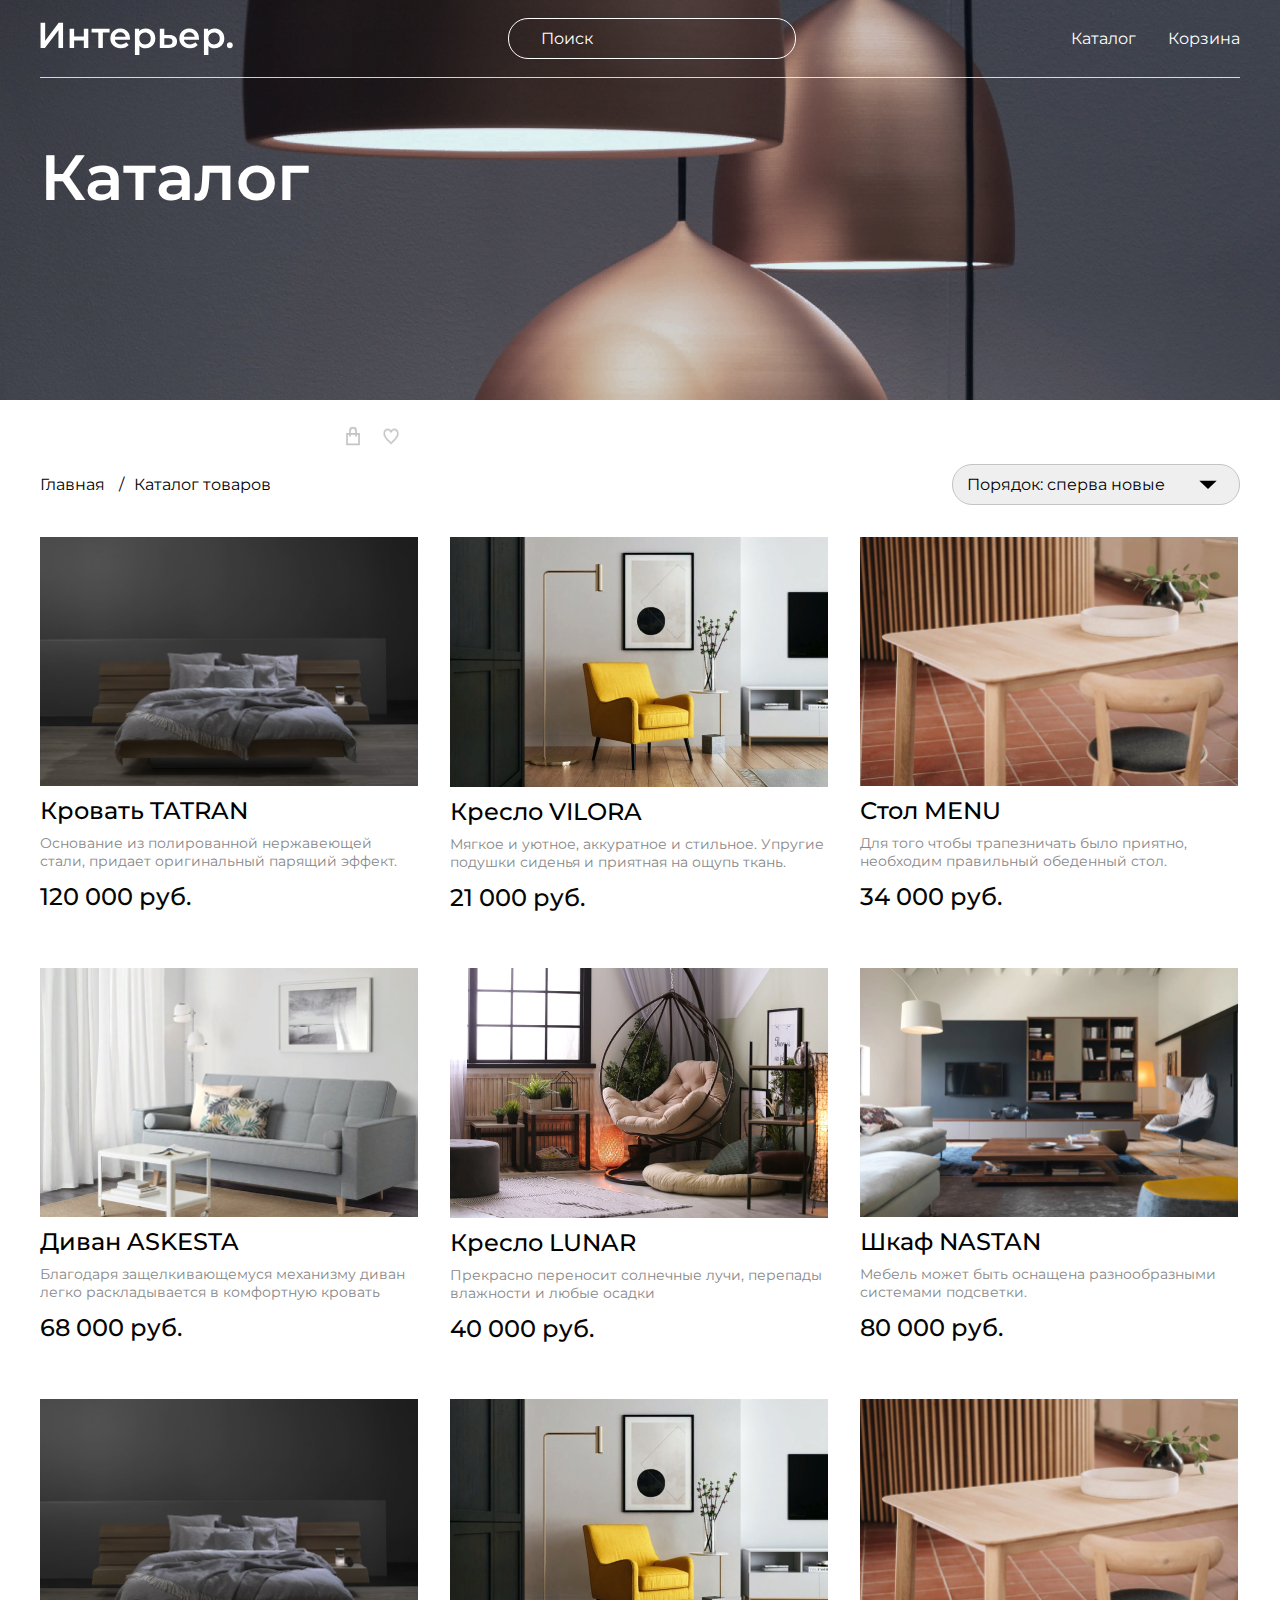
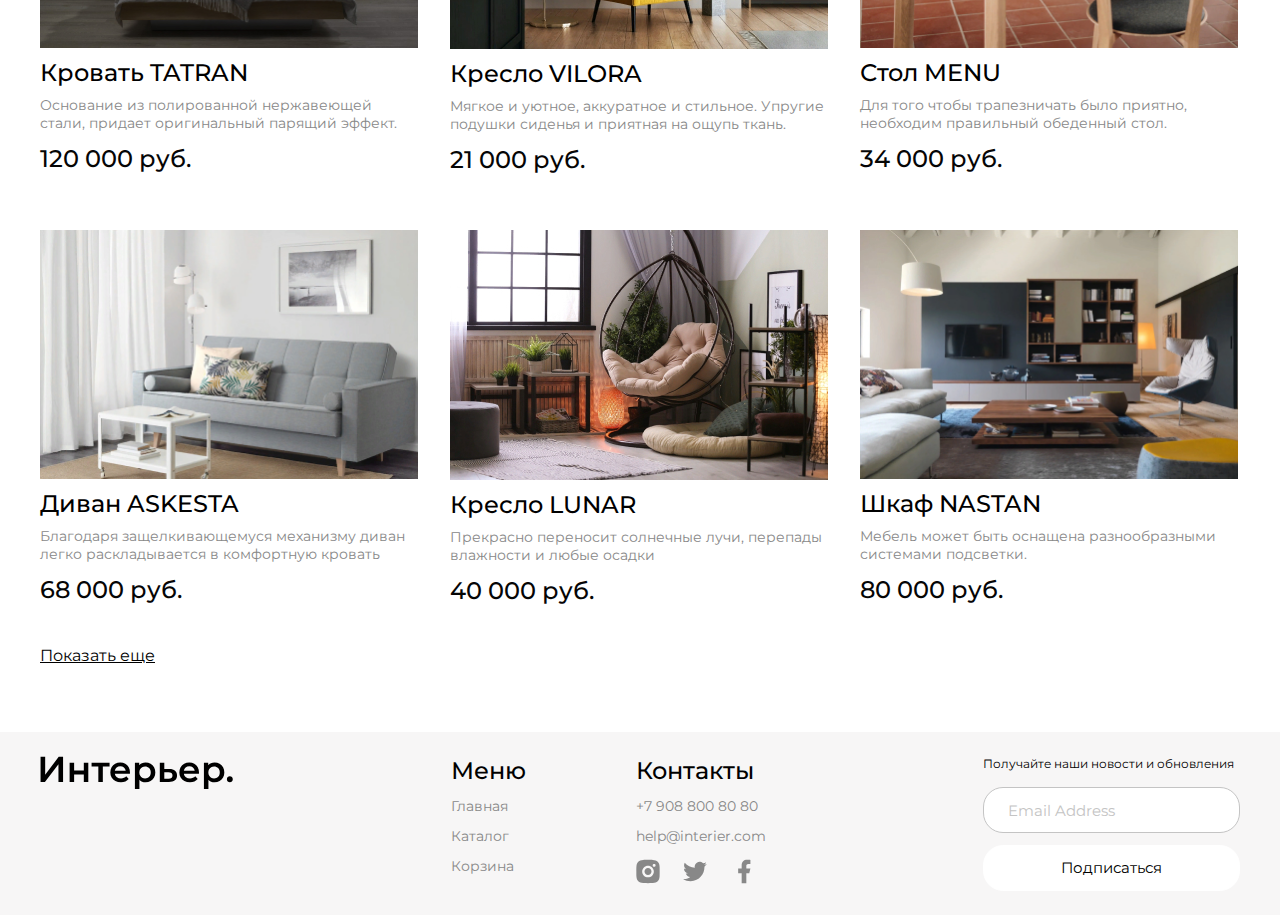
<file: pages/catalog.html>
<!DOCTYPE html>
<html lang="ru">
	<head>
		<title>Каталог</title>
		<meta http-equiv="Content-Type" content="text/html; charset=utf-8" />
		<meta name="viewport" content="width=device-width" />
		<link rel="preconnect" href="https://fonts.googleapis.com" />
		<link rel="preconnect" href="https://fonts.gstatic.com" crossorigin />
		<link href="https://fonts.googleapis.com/css2?family=Montserrat:wght@400;500;600&display=swap" rel="stylesheet" />
		<link rel="stylesheet" type="text/css" href="../styles/main.css" />
	</head>
	<body>
		<div class="catalog__top center">
			<header class="header">
				<a class="logo" href="../index.html">
					<img class="logo__image" src="../images/catalog/catalog-logo.svg" alt="logo" />
				</a>
				<form name="search" action="#" method="post">
					<input class="header__input" type="search" name="text" placeholder="Поиск" />
				</form>
				<nav class="topmenu">
					<ul>
						<li>
							<a class="menu__link" href="catalog.html">Каталог</a>
						</li>
						<li>
							<a class="menu__link" href="cart.html">Корзина</a>
						</li>
					</ul>
				</nav>
				<div class="menu-mob">
					<a href="../index.html">
						<svg width="20" height="19" viewBox="0 0 20 19" fill="none" xmlns="http://www.w3.org/2000/svg">
							<g clip-path="url(#clip0_310_614)">
								<path d="M5.7515 2.99141C4.59282 4.14838 3.91891 5.70363 3.86709 7.34023C3.81528 8.97682 4.38946 10.5716 5.47264 11.7995C6.55581 13.0275 8.06645 13.7962 9.69672 13.9491C11.2973 14.0991 12.8949 13.6444 14.1757 12.6766L17.5069 16.0085L17.5069 16.0085C17.5897 16.0914 17.6881 16.1571 17.7963 16.2019C17.9046 16.2468 18.0206 16.2698 18.1377 16.2698C18.2549 16.2698 18.3709 16.2468 18.4791 16.2019C18.5873 16.1571 18.6857 16.0914 18.7685 16.0085C18.8514 15.9257 18.9171 15.8274 18.9619 15.7191C19.0068 15.6109 19.0298 15.4949 19.0298 15.3777C19.0298 15.2606 19.0068 15.1446 18.9619 15.0363C18.9171 14.9281 18.8514 14.8298 18.7685 14.7469L18.7685 14.7469L15.4368 11.416C16.4021 10.135 16.8547 8.53846 16.7038 6.93943C16.5501 5.31054 15.7816 3.80139 14.5547 2.719C13.3277 1.63662 11.7345 1.06232 10.0992 1.11292C8.46381 1.16352 6.90917 1.83523 5.7515 2.99141ZM5.7515 2.99141L5.82216 3.06217L5.7515 2.99141ZM13.5895 4.25366C14.0271 4.68416 14.3751 5.19703 14.6135 5.76269C14.8518 6.32835 14.9758 6.93561 14.9783 7.54944C14.9808 8.16327 14.8618 8.77152 14.628 9.3391C14.3943 9.90669 14.0505 10.4224 13.6164 10.8564C13.1824 11.2905 12.6667 11.6343 12.0991 11.868C11.5315 12.1018 10.9233 12.2208 10.3094 12.2183C9.6956 12.2158 9.08834 12.0918 8.52268 11.8535C7.95702 11.6151 7.44415 11.2671 7.01365 10.8295C6.15334 9.95509 5.67341 8.77613 5.6784 7.54944C5.6834 6.32275 6.17291 5.14773 7.04032 4.28033C7.90772 3.41292 9.08274 2.92341 10.3094 2.91841C11.5361 2.91342 12.7151 3.39335 13.5895 4.25366Z" fill="white" stroke="white" stroke-width="0.2" />
							</g>
							<defs>
								<clipPath id="clip0_310_614">
									<rect width="19" height="19" fill="white" transform="translate(0.800537)" />
								</clipPath>
							</defs>
						</svg>
					</a>
					<a href="catalog.html">
						<svg width="20" height="21" viewBox="0 0 20 21" fill="none" xmlns="http://www.w3.org/2000/svg">
							<g id="Group201">
								<rect id="Rectangle46" x="0.800537" y="0.900024" width="4.57143" height="4.57143" fill="white" />
								<rect id="Rectangle41" x="0.800537" y="8.21436" width="4.57143" height="4.57143" fill="white" />
								<rect id="Rectangle47" x="0.800537" y="15.5286" width="4.57143" height="4.57143" fill="white" />
								<rect id="Rectangle48" x="8.11401" y="8.21436" width="4.57143" height="4.57143" fill="white" />
								<rect id="Rectangle45" x="8.11401" y="15.5286" width="4.57143" height="4.57143" fill="white" />
								<rect id="Rectangle49" x="8.11401" y="0.900024" width="4.57143" height="4.57143" fill="white" />
								<rect id="Rectangle42" x="15.4285" y="8.21436" width="4.57143" height="4.57143" fill="white" />
								<rect id="Rectangle44" x="15.4285" y="15.5286" width="4.57143" height="4.57143" fill="white" />
								<rect id="Rectangle43" x="15.4285" y="0.900024" width="4.57143" height="4.57143" fill="white" />
							</g>
						</svg>	
					</a>
					<a href="cart.html">
						<svg width="25" height="25" viewBox="0 0 25 25" fill="none" xmlns="http://www.w3.org/2000/svg">
							<path d="M14.5834 20.8333C15.1359 20.8333 15.6658 20.6138 16.0566 20.2231C16.4473 19.8324 16.6667 19.3025 16.6667 18.75C16.6667 18.1974 16.4473 17.6675 16.0566 17.2768C15.6658 16.8861 15.1359 16.6666 14.5834 16.6666C14.0309 16.6666 13.501 16.8861 13.1103 17.2768C12.7196 17.6675 12.5001 18.1974 12.5001 18.75C12.5001 19.3025 12.7196 19.8324 13.1103 20.2231C13.501 20.6138 14.0309 20.8333 14.5834 20.8333ZM7.29174 20.8333C7.84428 20.8333 8.37418 20.6138 8.76488 20.2231C9.15558 19.8324 9.37508 19.3025 9.37508 18.75C9.37508 18.1974 9.15558 17.6675 8.76488 17.2768C8.37418 16.8861 7.84428 16.6666 7.29174 16.6666C6.73921 16.6666 6.20931 16.8861 5.81861 17.2768C5.4279 17.6675 5.20841 18.1974 5.20841 18.75C5.20841 19.3025 5.4279 19.8324 5.81861 20.2231C6.20931 20.6138 6.73921 20.8333 7.29174 20.8333ZM20.873 6.16975C21.133 6.16136 21.3796 6.05217 21.5606 5.86525C21.7416 5.67834 21.8428 5.42836 21.8428 5.16819C21.8428 4.90801 21.7416 4.65804 21.5606 4.47112C21.3796 4.28421 21.133 4.17501 20.873 4.16663H19.674C18.7345 4.16663 17.922 4.81871 17.7178 5.73538L16.4126 11.6125C16.2084 12.5291 15.3959 13.1812 14.4563 13.1812H6.63133L5.12924 7.17079H14.8636C15.1212 7.15904 15.3644 7.04844 15.5425 6.86199C15.7206 6.67555 15.82 6.42761 15.82 6.16975C15.82 5.91189 15.7206 5.66395 15.5425 5.47751C15.3644 5.29106 15.1212 5.18046 14.8636 5.16871H5.12924C4.82473 5.16862 4.5242 5.23796 4.25051 5.37145C3.97682 5.50495 3.73716 5.69909 3.54976 5.93911C3.36236 6.17913 3.23215 6.45872 3.16903 6.75662C3.10591 7.05452 3.11154 7.36289 3.1855 7.65829L4.68758 13.6666C4.79586 14.1002 5.046 14.485 5.39821 14.7601C5.75042 15.0351 6.18447 15.1844 6.63133 15.1843H14.4563C15.368 15.1845 16.2524 14.8736 16.9636 14.3032C17.6748 13.7327 18.1701 12.9368 18.3678 12.0468L19.674 6.16975H20.873Z" fill="white" />
						</svg>
					</a>
				</div>
			</header>	
			<div class="top__content">
				<h1 class="title">Каталог</h1>
			</div>
		</div>
		<div class="product__box center product__list">
			<div class="catalog__content_header">
				<div class="bread-crumbs">
					<ul>
						<li>
							<a href="../index.html">Главная</a>
						</li>
						<li>
							<a href="catalog.html">Каталог товаров</a>
						</li>
					</ul>
				</div>
				<div class="sorting-order">
					<form name="sort" action="#" method="post">
						<select class="sorting-select">
							<option selected class="sort__op">Порядок: сперва новые</option>
						</select>
					</form>
				</div>
			</div>
			<div class="product__content">
				<div class="product">
					<img class="product__img" src="../images/catalog/product1.jpg" alt="Товар 1" />
					<div class="icons-catalog">
						<img class="cart__img_catalog" src="../images/cart.png" alt="Добавить в корзину" />
						<img class="like__img_catalog" src="../images/like.png" alt="Нравится" />
					</div>
					<a href="product.html" class="product__name">Кровать TATRAN</a>
					<p class="opis">Основание из полированной нержавеющей стали, придает оригинальный парящий эффект.</p>
					<div class="product__box-proce">
						<p class="price">120 000 руб.</p>
					</div>
				</div>
				<div class="product">
					<img class="product__img" src="../images/catalog/product2.jpg" alt="Товар 2" />
					<a href="pages/product.html" class="product__name">Кресло VILORA</a>
					<p class="opis">Мягкое и уютное, аккуратное и стильное. Упругие подушки сиденья и приятная на ощупь ткань.</p>
					<div class="product__box-proce">
						<p class="price">21 000 руб.</p>
					</div>
				</div>
				<div class="product">
					<img class="product__img" src="../images/catalog/product3.jpg" alt="Товар 3" />
					<a href="product.html" class="product__name">Стол MENU</a>
					<p class="opis">Для того чтобы трапезничать было приятно, необходим правильный обеденный стол.</p>
					<div class="product__box-proce">
						<p class="price">34 000 руб.</p>
					</div>
				</div>
				<div class="product">
					<img class="product__img" src="../images/catalog/product4.jpg" alt="Товар 4" />
					<a href="product.html" class="product__name">Диван ASKESTA</a>
					<p class="opis">Благодаря защелкивающемуся механизму диван легко раскладывается в комфортную кровать</p>
					<div class="product__box-proce">
						<p class="price">68 000 руб.</p>
					</div>
				</div>
				<div class="product">
					<img class="product__img" src="../images/catalog/product5.jpg" alt="Товар 5" />
					<a href="product.html" class="product__name">Кресло LUNAR</a>
					<p class="opis">Прекрасно переносит солнечные лучи, перепады влажности и любые осадки</p>
					<div class="product__box-proce">
						<p class="price">40 000 руб.</p>
					</div>
				</div>
				<div class="product">
					<img class="product__img" src="../images/catalog/product6.jpg" alt="Товар 6" />
					<a href="product.html" class="product__name">Шкаф NASTAN</a>
					<p class="opis">Мебель может быть оснащена разнообразными системами подсветки.</p>
					<div class="product__box-proce">
						<p class="price">80 000 руб.</p>
					</div>
				</div>
				<div class="product">
					<img class="product__img" src="../images/catalog/product1.jpg" alt="Товар 1" />
					<a href="product.html" class="product__name">Кровать TATRAN</a>
					<p class="opis">Основание из полированной нержавеющей стали, придает оригинальный парящий эффект.</p>
					<div class="product__box-proce">
						<p class="price">120 000 руб.</p>
					</div>
				</div>
				<div class="product">
					<img class="product__img" src="../images/catalog/product2.jpg" alt="Товар 2" />
					<a href="pages/product.html" class="product__name">Кресло VILORA</a>
					<p class="opis">Мягкое и уютное, аккуратное и стильное. Упругие подушки сиденья и приятная на ощупь ткань.</p>
					<div class="product__box-proce">
						<p class="price">21 000 руб.</p>
					</div>
				</div>
				<div class="product">
					<img class="product__img" src="../images/catalog/product3.jpg" alt="Товар 3" />
					<a href="product.html" class="product__name">Стол MENU</a>
					<p class="opis">Для того чтобы трапезничать было приятно, необходим правильный обеденный стол.</p>
					<div class="product__box-proce">
						<p class="price">34 000 руб.</p>
					</div>
				</div>
				<div class="product">
					<img class="product__img" src="../images/catalog/product4.jpg" alt="Товар 4" />
					<a href="product.html" class="product__name">Диван ASKESTA</a>
					<p class="opis">Благодаря защелкивающемуся механизму диван легко раскладывается в комфортную кровать</p>
					<div class="product__box-proce">
						<p class="price">68 000 руб.</p>
					</div>
				</div>
				<div class="product">
					<img class="product__img" src="../images/catalog/product5.jpg" alt="Товар 5" />
					<a href="product.html" class="product__name">Кресло LUNAR</a>
					<p class="opis">Прекрасно переносит солнечные лучи, перепады влажности и любые осадки</p>
					<div class="product__box-proce">
						<p class="price">40 000 руб.</p>
					</div>
				</div>
				<div class="product">
					<img class="product__img" src="../images/catalog/product6.jpg" alt="Товар 6" />
					<a href="product.html" class="product__name">Шкаф NASTAN</a>
					<p class="opis">Мебель может быть оснащена разнообразными системами подсветки.</p>
					<div class="product__box-proce">
						<p class="price">80 000 руб.</p>
					</div>
				</div>
			</div>
		</div>
		<div class="bottom__link__catalog center">
			<a class="undo__footer_content-link" href="#">Показать еще</a>
		</div>
		<footer class="footer center">
			<div class="footer__content footer-bg">
				<img src="../images/catalog/catalog_footer_logo.svg" alt="Логотип компании" />
			</div>
			<div class="footer__content footer__box__menu">
				<div class="footer__content__menu">
					<h4 class="zag__bottom_menu">Меню</h4>
					<ul class="menu__bottom">
						<li>
							<a class="menu__bottom__link" href="index.html">Главная</a>
						</li>
						<li>
							<a class="menu__bottom__link" href="pages/catalog.html">Каталог</a>
						</li>
						<li>
							<a class="menu__bottom__link" href="pages/cart.html">Корзина</a>
						</li>
					</ul>
				</div>
				<div class="footer__content__menu">
					<h4 class="zag__bottom_menu">Контакты</h4>
					<ul class="menu__bottom contacts">
						<li>
							<a class="menu__bottom__link" href="tel:+79088008080">+7 908 800 80 80</a>
						</li>
						<li>
							<a class="email menu__bottom__link" href="mailto:help@interier.com">help@interier.com</a>
						</li>
					</ul>
					<ul class="ul__icons">
						<li>
							<a href="http://instagram.com">
								<svg width="24" height="25" viewBox="0 0 24 25" fill="none" xmlns="http://www.w3.org/2000/svg">
									<path d="M12 0.833984C15.1698 0.833984 15.5653 0.845651 16.809 0.903984C18.0515 0.962318 18.8973 1.15715 19.6417 1.44648C20.4117 1.74282 21.0603 2.14415 21.709 2.79165C22.3022 3.37486 22.7613 4.08034 23.0542 4.85898C23.3423 5.60215 23.5383 6.44915 23.5967 7.69165C23.6515 8.93532 23.6667 9.33082 23.6667 12.5007C23.6667 15.6705 23.655 16.066 23.5967 17.3097C23.5383 18.5522 23.3423 19.398 23.0542 20.1423C22.7621 20.9214 22.303 21.627 21.709 22.2097C21.1256 22.8027 20.4202 23.2617 19.6417 23.5548C18.8985 23.843 18.0515 24.039 16.809 24.0973C15.5653 24.1522 15.1698 24.1673 12 24.1673C8.83017 24.1673 8.43467 24.1557 7.191 24.0973C5.9485 24.039 5.10267 23.843 4.35834 23.5548C3.57938 23.2625 2.87378 22.8034 2.291 22.2097C1.69764 21.6265 1.23859 20.921 0.945836 20.1423C0.656503 19.3992 0.461669 18.5522 0.403336 17.3097C0.348502 16.066 0.333336 15.6705 0.333336 12.5007C0.333336 9.33082 0.345002 8.93532 0.403336 7.69165C0.461669 6.44798 0.656503 5.60332 0.945836 4.85898C1.23778 4.07986 1.69694 3.37419 2.291 2.79165C2.87395 2.19809 3.5795 1.739 4.35834 1.44648C5.10267 1.15715 5.94734 0.962318 7.191 0.903984C8.43467 0.849151 8.83017 0.833984 12 0.833984ZM12 6.66732C10.4529 6.66732 8.96918 7.2819 7.87521 8.37586C6.78125 9.46982 6.16667 10.9536 6.16667 12.5007C6.16667 14.0477 6.78125 15.5315 7.87521 16.6254C8.96918 17.7194 10.4529 18.334 12 18.334C13.5471 18.334 15.0308 17.7194 16.1248 16.6254C17.2188 15.5315 17.8333 14.0477 17.8333 12.5007C17.8333 10.9536 17.2188 9.46982 16.1248 8.37586C15.0308 7.2819 13.5471 6.66732 12 6.66732ZM19.5833 6.37565C19.5833 5.98888 19.4297 5.61794 19.1562 5.34445C18.8827 5.07096 18.5118 4.91732 18.125 4.91732C17.7382 4.91732 17.3673 5.07096 17.0938 5.34445C16.8203 5.61794 16.6667 5.98888 16.6667 6.37565C16.6667 6.76243 16.8203 7.13336 17.0938 7.40685C17.3673 7.68034 17.7382 7.83398 18.125 7.83398C18.5118 7.83398 18.8827 7.68034 19.1562 7.40685C19.4297 7.13336 19.5833 6.76243 19.5833 6.37565ZM12 9.00065C12.9283 9.00065 13.8185 9.3694 14.4749 10.0258C15.1313 10.6822 15.5 11.5724 15.5 12.5007C15.5 13.4289 15.1313 14.3191 14.4749 14.9755C13.8185 15.6319 12.9283 16.0007 12 16.0007C11.0717 16.0007 10.1815 15.6319 9.52513 14.9755C8.86875 14.3191 8.5 13.4289 8.5 12.5007C8.5 11.5724 8.86875 10.6822 9.52513 10.0258C10.1815 9.3694 11.0717 9.00065 12 9.00065Z" fill="#888888" />
								</svg>									
							</a>
						</li>
						<li>
							<a href="http://twitter.com">
								<svg width="28" height="29" viewBox="0 0 28 29" fill="none" xmlns="http://www.w3.org/2000/svg">
									<g clip-path="url(#clip0_5139_57)">
										<path d="M25.8557 7.09919C24.965 7.49317 24.0205 7.75191 23.0533 7.86686C24.0727 7.2572 24.8357 6.29771 25.2 5.16719C24.2433 5.73652 23.1945 6.13552 22.1013 6.35136C21.3671 5.5657 20.3938 5.04465 19.3328 4.86921C18.2718 4.69377 17.1826 4.87376 16.2345 5.38122C15.2864 5.88868 14.5325 6.69516 14.09 7.67528C13.6475 8.65541 13.5412 9.75427 13.7877 10.801C11.8476 10.7038 9.94973 10.1996 8.21718 9.3213C6.48462 8.44296 4.95616 7.21008 3.73101 5.70269C3.29735 6.44755 3.06946 7.29429 3.07067 8.15619C3.07067 9.84786 3.93167 11.3424 5.24067 12.2174C4.46602 12.193 3.70841 11.9838 3.03101 11.6072V11.6679C3.03124 12.7945 3.42111 13.8864 4.1345 14.7584C4.84789 15.6304 5.8409 16.2289 6.94517 16.4524C6.22606 16.6472 5.47203 16.676 4.74017 16.5364C5.05152 17.5061 5.65835 18.3543 6.4757 18.962C7.29305 19.5697 8.27999 19.9066 9.29834 19.9255C8.28624 20.7204 7.12738 21.308 5.88804 21.6547C4.64869 22.0014 3.35316 22.1005 2.07551 21.9462C4.30582 23.3805 6.90212 24.142 9.55384 24.1395C18.529 24.1395 23.4372 16.7044 23.4372 10.2562C23.4372 10.0462 23.4313 9.83386 23.422 9.62619C24.3773 8.93572 25.2019 8.08038 25.8568 7.10036L25.8557 7.09919Z" fill="#888888" />
									</g>
									<defs>
										<clipPath id="clip0_5139_57">
											<rect width="28" height="28" fill="white" transform="translate(0 0.500488)" />
										</clipPath>
									</defs>
								</svg>									
							</a>
						</li>
						<li>
							<a href="http://facebook.com">
								<svg width="28" height="29" viewBox="0 0 28 29" fill="none" xmlns="http://www.w3.org/2000/svg">
									<g clip-path="url(#clip0_5139_54)">
										<path d="M16.3333 16.2218H19.25L20.4167 11.5552H16.3333V9.22184C16.3333 8.02018 16.3333 6.88851 18.6667 6.88851H20.4167V2.96851C20.0363 2.91834 18.6002 2.80518 17.0835 2.80518C13.916 2.80518 11.6667 4.73834 11.6667 8.28851V11.5552H8.16666V16.2218H11.6667V26.1385H16.3333V16.2218Z" fill="#888888" />
									</g>
									<defs>
										<clipPath id="clip0_5139_54">
											<rect width="28" height="28" fill="white" transform="translate(0 0.471802)" />
										</clipPath>
									</defs>
								</svg>									
							</a>
						</li>
					</ul>
				</div>
			</div>
			<div class="footer__content footer__subscribe">
				<form name="subscribe" action="#" method="post">
					<p class="update">Получайте наши новости и обновления</p>
					<input class="input__email" name="email" type="email" placeholder="Email Address" />
					<button class="footer__btn scale-up-center">Подписаться</button>
				</form>
			</div>
		</footer>
	</body>
</html>
</file>
<file: styles/main.css>
@charset "UTF-8";
* {
  margin: 0;
  padding: 0;
}

body {
  font-family: "Montserrat", sans-serif;
}

.center {
  padding: 0 calc(50% - 600px);
}

/*--------------ШАПКА сайта--------------*/
.logo {
  text-decoration: none;
}

.top {
  background-image: url(../images/topbg.jpg);
  background-repeat: no-repeat;
  background-position: center;
  background-size: cover;
  height: 735px;
}
.top__text {
  color: #ffffff;
  line-height: 32px;
  font-size: 24px;
  font-style: normal;
  font-weight: normal;
  margin-bottom: 16px;
}
.top__content {
  margin-top: 33px;
}
.top__content p {
  font-size: 24px;
  line-height: 32px;
  padding-bottom: 16px;
}
.top__content a {
  font-size: 16px;
  line-height: 24px;
}
.top__content .link {
  color: #ffffff;
  line-height: 24px;
  font-size: 16px;
  font-style: normal;
  font-weight: normal;
  text-decoration-line: underline;
}

.catalog__top {
  background-image: url(../images/catalog/catalog-logo-bg.jpg);
  background-repeat: no-repeat;
  background-position: center;
  background-size: cover;
  height: 400px;
}

.header {
  align-items: center;
  border-bottom: 0.5px solid rgba(255, 255, 255, 0.8);
  display: flex;
  flex-wrap: wrap;
  height: 77px;
  justify-content: space-between;
}
.header__input {
  background: transparent;
  border: 1px solid #ffffff;
  border-radius: 20px;
  box-sizing: border-box;
  color: #ffffff;
  font-size: 16px;
  font-style: normal;
  font-weight: normal;
  height: 41px;
  line-height: 20px;
  outline: none;
  padding-left: 32px;
  padding-right: 32px;
  width: 288px;
  font-family: inherit;
}
.header__input::-moz-placeholder {
  color: #ffffff;
}
.header__input::placeholder {
  color: #ffffff;
}

.header .logo,
.header form,
.header .menu {
  display: inline-flex;
}

.topmenu ul {
  display: flex;
  gap: 32px;
}
.topmenu ul li {
  color: #ffffff;
  float: left;
  list-style-type: none;
}

.menu__link {
  color: #ffffff;
  font-style: normal;
  font-weight: normal;
  font-size: 16px;
  line-height: 20px;
  text-decoration: none;
}

.menu__link:hover {
  text-decoration: underline;
}

.menu-mob {
  display: none;
}

.title {
  color: #ffffff;
  line-height: 70px;
  font-size: 64px;
  font-style: normal;
  font-weight: 600;
  margin-bottom: 16px;
  margin-top: 64px;
  max-width: 792px;
}

/*-------------ГЛАВНЫЙ КОНТЕНТ-------------*/
.for-box {
  margin-top: 64px;
  transition: all 1.5s;
}

.for {
  display: grid;
  gap: 32px;
  grid-template-columns: repeat(12, 1fr);
  margin-top: 32px;
}

.for__item {
  display: flex;
  grid-column: span 4;
  height: 415px;
  justify-content: center;
  align-items: center;
  color: #ffffff;
  font-size: 34px;
  font-style: normal;
  font-weight: 600;
  line-height: normal;
}

.for__item:hover {
  border-radius: 100px;
  box-shadow: 0 0 5px #ccc;
  transform: border-radius(1);
  transition: 1.03s;
}

.for__item:not(:hover) {
  border-radius: none;
  box-shadow: none;
  transition: 1.03s;
}

.for__item_big {
  grid-column: span 6;
}

.for__item_1 {
  background-image: url(../images/for1.jpg);
}

.for__item_2 {
  background-image: url(../images/for2.jpg);
}

.for__item_3 {
  background-image: url(../images/for3.jpg);
}

.for__item_4 {
  background-image: url(../images/for4.jpg);
}

.for__item_5 {
  background-image: url(../images/for5.jpg);
}

.product {
  box-sizing: border-box;
  display: flex;
  flex-direction: column;
  width: 378px;
}

.product-img-block {
  display: inline-block;
  position: relative;
}

.product:hover .product__img {
  box-shadow: 0 0 5px #ccc;
  transform: scale(1.05);
  transition: 1.05s;
}

.product__img {
  width: 100%;
}

.product__box {
  padding-top: 64px;
}

.catalog__content_header {
  display: flex;
  flex-direction: row;
  flex-wrap: wrap;
  justify-content: space-between;
  align-items: center;
}

.bread-crumbs ul {
  list-style-type: none;
}

.bread-crumbs ul li {
  float: left;
  padding-right: 10px;
}

.bread-crumbs ul li::after {
  content: "/";
  padding-left: 10px;
}

.bread-crumbs ul li:last-child::after {
  content: none;
}

.bread-crumbs ul li a {
  color: #000;
  font-size: 16px;
  font-style: normal;
  font-weight: 400;
  line-height: 32px;
  text-decoration: none;
}

.bread-crumbs ul li a:hover {
  text-decoration: underline;
}

.sorting-select {
  border-radius: 20px;
  border: 1px solid #C4C4C4;
  color: #000;
  font-family: inherit;
  font-size: 16px;
  font-style: normal;
  font-weight: 400;
  line-height: normal;
  display: block;
  height: 41px;
  width: 288px;
  padding-left: 14px;
  position: relative;
  background-image: url(../images/catalog/img.svg);
  background-repeat: no-repeat;
  background-position: right 22px top 50%, 0 0;
  flex-shrink: 0;
  -webkit-appearance: none;
     -moz-appearance: none;
          appearance: none;
}

.sort__op {
  display: block;
  color: #000;
  font-size: 16px;
  font-style: normal;
  font-weight: 400;
  line-height: normal;
  padding-left: 14px;
}

.product__content {
  display: flex;
  flex-wrap: wrap;
  -moz-column-gap: 32px;
       column-gap: 32px;
  margin: 32px 0 39px;
  row-gap: 56px;
}

.zag {
  font-style: normal;
  font-weight: 600;
  font-size: 48px;
  line-height: 59px;
  color: #000000;
}

.product__box-proce {
  display: flex;
  gap: 32px;
}

.product__name {
  color: #000000;
  font-size: 24px;
  font-style: normal;
  font-weight: 500;
  line-height: 29px;
  margin-top: 10px;
  margin-bottom: 9px;
  text-decoration: none;
}

.opis {
  color: #888;
  font-size: 14px;
  font-style: normal;
  font-weight: normal;
  line-height: 17px;
  margin-bottom: 12px;
}

.price {
  color: #050505;
  font-size: 24px;
  font-style: normal;
  font-weight: 500;
  line-height: normal;
}

.old__price {
  color: #888;
  font-size: 24px;
  font-style: normal;
  font-weight: 500;
  line-height: normal;
  text-decoration-line: line-through;
}

.product__box .top__text {
  font-size: 14px;
  line-height: 17px;
  color: #888888;
  padding-bottom: 12px;
}

.icons {
  display: inline-block;
  margin-bottom: -25px;
  position: relative;
}

.icons-catalog {
  display: inline-block;
  margin-bottom: -25px;
  position: relative;
}

.icons img {
  width: 18.165px;
  height: 21.083px;
  position: relative;
  top: -14.7em;
}

.icons-catalog img {
  width: 18.165px;
  height: 21.083px;
  position: relative;
  top: -22.5em;
}

.cart__img {
  right: -19.3em;
}

.cart__img_catalog {
  right: -19em;
}

.like__img {
  right: -20em;
}

.like__img_catalog {
  right: -20em;
}

.opis {
  color: #888;
  font-size: 14px;
  font-style: normal;
  font-weight: 400;
  line-height: normal;
}

.product__box .p2,
.product__box .p3 {
  font-weight: 500;
  font-size: 24px;
  line-height: 29px;
}

.product__box .p2 {
  color: #050505;
}

.product__box .p3 {
  text-decoration-line: line-through;
  color: #888888;
}

.bottom__link__catalog {
  transition: all 1.3s;
}

.undo__footer_content-link {
  color: #000;
  display: inline-block;
  font-size: 16px;
  font-style: normal;
  font-weight: 400;
  line-height: 24px;
  text-decoration: underline;
}

.undo__footer_content-link:hover {
  color: #888;
  text-decoration: none;
}

/*-----------------ПОДВАЛ САЙТА-----------*/
.footer {
  background: #F7F6F6;
  display: flex;
  flex-direction: row;
  flex-wrap: wrap;
  justify-content: space-between;
  margin-top: 64px;
  padding-top: 24px;
  padding-bottom: 24px;
}

.footer__box__menu {
  -moz-column-gap: 110px;
       column-gap: 110px;
  display: flex;
  flex-direction: row;
  flex-wrap: nowrap;
  align-content: center;
  justify-content: space-between;
}

.menu__bottom {
  list-style-type: none;
}

.menu__bottom__link {
  color: #888;
  float: left;
  display: block;
  font-size: 14px;
  padding-bottom: 12px;
  text-decoration: none;
}

.menu__bottom__link:hover {
  text-decoration: underline;
}

.email {
  float: none;
}

.ul__icons {
  display: flex;
  justify-content: space-between;
  align-items: center;
  -moz-column-gap: 20px;
       column-gap: 20px;
  list-style-type: none;
  width: 122px;
}

.ul__icons a svg:hover path {
  fill: #000;
  transition: 1.05s;
}

.ul__icons a svg:not(:hover) path {
  fill: #888;
  transition: 1.05s;
}

.footer h4 {
  display: block;
  font-weight: 500;
  font-size: 24px;
  line-height: 29px;
  color: #000000;
  padding-bottom: 12px;
}

.footer form p {
  color: #000000;
  font-size: 12px;
  font-style: normal;
  font-weight: 400;
  line-height: normal;
}

.footer form input[type=email] {
  background: #ffffff;
  border: 1px solid #C4C4C4;
  box-sizing: border-box;
  border-radius: 20px;
  display: block;
  font-style: normal;
  font-weight: normal;
  font-size: 15px;
  height: 46px;
  line-height: 18px;
  color: #000;
  font-family: inherit;
  padding-left: 24px;
  padding-right: 24px;
}

.input__email::-moz-placeholder {
  color: #C4C4C4;
}

.input__email::placeholder {
  color: #C4C4C4;
}

.input__email,
.footer__btn {
  width: 100%;
}

.footer .update {
  padding-bottom: 16px;
}

.footer form button {
  background: rgba(222, 215, 215, 0.41);
  border: 1px solid #ffffff;
  box-sizing: border-box;
  border-radius: 20px;
  display: block;
  height: 46px;
  font-size: 15px;
  line-height: 18px;
  color: #000000;
  margin-top: 12px;
  font-family: inherit;
}

.footer__btn:hover {
  background-color: #000;
  color: #fff;
  transition: 1.03s;
}

.footer__btn:not(:hover) {
  background-color: #fff;
  color: #000;
  transition: 1.03s;
}

.top-cart {
  background-image: url(../images/cart/cart-top-bg.jpg);
  background-position: center;
  background-repeat: no-repeat;
  background-size: cover;
  height: 400px;
}

.top__h1 {
  color: #ffffff;
  font-size: 64px;
  font-style: normal;
  font-weight: 600;
  line-height: 70px;
  margin-top: 127px;
}

.cart {
  display: grid;
  gap: 32px;
  grid-template-columns: repeat(12, 1fr);
  margin-top: 64px;
}
.cart__content {
  grid-column: span 8;
}
.cart__content__name-box {
  display: flex;
  justify-content: space-between;
  padding-bottom: 14px;
}
.cart__content__item {
  align-items: flex-start;
  border-top: 0.5px solid #CACDD8;
  display: flex;
  justify-content: space-between;
  padding: 25px 0 32px;
}
.cart__form {
  background-color: #F7F6F6;
  border-radius: 25px;
  grid-column: span 4;
  height: 556px;
}

.buttons:hover {
  background-color: #000;
  color: #fff;
}

.cart__item__left {
  display: flex;
  gap: 32px;
}

.cart__content__info {
  display: flex;
  flex-direction: column;
  gap: 14px;
  width: 276px;
}

.prod-link {
  text-decoration: none;
}

.prod-link:hover {
  text-decoration: underline;
}

.cart__content__zag {
  color: #000;
  font-size: 24px;
  font-style: normal;
  font-weight: 500;
  line-height: normal;
}

.cart__opis {
  color: #888;
  font-size: 14px;
  font-style: normal;
  font-weight: 400;
  line-height: normal;
}

.cart__price {
  color: #050505;
  font-size: 16px;
  font-style: normal;
  font-weight: 500;
  line-height: normal;
}

.cart__link-box {
  display: flex;
  flex-direction: row;
  flex-wrap: wrap;
  align-items: center;
  -moz-column-gap: 30px;
       column-gap: 30px;
}

.cart__link-box__favorite,
.cart__link-box__delete {
  color: #000;
  font-size: 14px;
  font-style: normal;
  font-weight: 400;
  line-height: 210%;
  text-decoration: underline;
}

.cart__item__number {
  background: #F7F6F6;
  border: none;
  border-radius: 6px;
  width: 47px;
  height: 27px;
  padding: 12px 24px 12px 0;
  color: #000;
  text-align: center;
  font-family: Poppins;
  font-size: 14px;
  font-style: normal;
  font-weight: 600;
  line-height: 210%;
  grid-template-rows: span 2;
}

.count__products {
  display: grid;
  justify-content: center;
  align-items: center;
  justify-items: center;
}

.count__arrow_up,
.count__arrow_down {
  position: relative;
  right: -0.2em;
}

.count__arrow_up {
  top: -2.6em;
}

.count__arrow_down {
  top: -2.7em;
  rotate: 180deg;
}

.buttons {
  background-color: #fff;
  padding: 10px 20px;
  border-radius: 50px;
  border: 1px solid #000;
  color: #020202;
  text-align: center;
  font-family: inherit;
  font-size: 14px;
  font-style: normal;
  font-weight: 400;
  line-height: normal;
  height: 37px;
  width: 200px;
}

.cart__buttons {
  margin-top: 18px;
}

.continue {
  margin-left: 7px;
}

.cart__form {
  transition: all 1.3s;
  height: 548px;
}

.end-oform {
  border-radius: 20px;
  border: 1px solid #040404;
  color: #000;
  display: block;
  font-family: inherit;
  font-size: 16px;
  font-style: normal;
  font-weight: 400;
  line-height: normal;
  margin: 18px auto 0;
  height: 41px;
  width: 290px;
}

.cart__form:hover {
  margin-top: -1px;
  border: 1px solid #888;
}

.cart__form:hover .end-oform {
  animation: bounce-top 0.9s both;
}

.end-oform:hover {
  color: #fff;
  background-color: #000;
  transition: 1.3s;
}

.end-oform:not(:hover) {
  color: #000;
  background-color: #fff;
  transition: 1.3s;
}

/* ----------------------------------------------
 * Generated by Animista on 2024-1-20 18:16:51
 * Licensed under FreeBSD License.
 * See http://animista.net/license for more info. 
 * w: http://animista.net, t: @cssanimista
 * ---------------------------------------------- */
/**
 * ----------------------------------------
 * animation bounce-top
 * ----------------------------------------
 */
@keyframes bounce-top {
  0% {
    transform: translateY(-45px);
    animation-timing-function: ease-in;
    opacity: 1;
  }
  24% {
    opacity: 1;
  }
  40% {
    transform: translateY(-24px);
    animation-timing-function: ease-in;
  }
  65% {
    transform: translateY(-12px);
    animation-timing-function: ease-in;
  }
  82% {
    transform: translateY(-6px);
    animation-timing-function: ease-in;
  }
  93% {
    transform: translateY(-4px);
    animation-timing-function: ease-in;
  }
  25%, 55%, 75%, 87% {
    transform: translateY(0px);
    animation-timing-function: ease-out;
  }
  100% {
    transform: translateY(0px);
    animation-timing-function: ease-out;
    opacity: 1;
  }
}
.cart_zag {
  color: #000;
  text-align: center;
  font-family: Poppins;
  font-size: 24px;
  font-style: normal;
  font-weight: 600;
  line-height: normal;
  margin-top: 42px;
}

.buy_name {
  margin-top: 35px;
}

.buy_tel, .buy_address {
  margin-top: 44px;
}

.cart__result {
  color: #000;
  text-align: center;
  font-size: 24px;
  font-style: normal;
  font-weight: 400;
  line-height: normal;
  margin-top: 64px;
}

.cart__result-span {
  color: #000;
  font-size: 24px;
  font-style: normal;
  font-weight: 500;
  line-height: normal;
}

.form__input_text {
  background-color: #F7F6F6;
  border: none;
  border-bottom: 1px solid #CACDD8;
  color: #000;
  font-size: 14px;
  font-style: normal;
  font-weight: 400;
  line-height: normal;
  margin-left: 28px;
  width: 288px;
}

.thank-you {
  display: none;
  font-size: 150%;
  margin: 30px auto 0;
  padding: 10px;
  box-sizing: border-box;
  border: 3px solid #00f;
  border-radius: 20px;
  background-color: #0f0;
}

.end-oform:active {
  margin-top: 5px;
  height: 36px;
  width: 285px;
}

.end-oform:active ~ .thank-you {
  display: table;
}

@media (max-width: 1024px) {
  .center {
    padding: 0 calc(50% - 393px);
  }
  .for__item {
    height: 268px;
  }
  .product__box {
    margin-top: 64px;
  }
  .product__content {
    -moz-column-gap: 29px;
         column-gap: 29px;
    row-gap: 39px;
  }
  .footer {
    padding-top: 32px;
  }
  .footer-bg {
    display: none;
  }
  .cart__content {
    grid-column: span 12;
  }
  .cart__form {
    grid-column: span 6;
    margin-top: 64px;
  }
}
@media (min-width: 768px) and (max-width: 833px) {
  .center {
    padding: 0 24px;
  }
  .cart__img_catalog {
    right: -285px;
  }
  .like__img_catalog {
    right: -295px;
  }
  .icons img {
    top: -220px;
  }
  .cart__img {
    right: -280px;
  }
  .like__img {
    right: -295px;
  }
  .cart__zag {
    font-size: 47px;
  }
  .product {
    width: 345px;
  }
  .footer {
    padding-top: 32px;
  }
}
@media (min-width: 651px) and (max-width: 768px) {
  .top-cart {
    background-position: -24.5em 0;
  }
}
@media (min-width: 385px) and (max-width: 650px) {
  .top-cart {
    background-position: -49.5em 0;
  }
}
@media (max-width: 768px) {
  .center {
    padding-left: 16px;
    padding-right: 16px;
  }
  .header {
    padding-top: 32px;
    border: none;
  }
  .header__input {
    display: none;
  }
  .catalog__top {
    background-position: -290px 0;
  }
  .topmenu {
    display: none;
  }
  .logo__image {
    width: 99px;
  }
  .menu-mob {
    display: flex;
    align-items: center;
    gap: 32px;
  }
  .top__content {
    text-align: center;
  }
  .title {
    font-size: 48px;
    line-height: 59px;
  }
  .top__content p {
    font-size: 16px;
    line-height: 32px;
  }
  .link {
    font-size: 14px;
  }
  .for__item {
    background-repeat: no-repeat;
    background-size: cover;
  }
  .product {
    width: 100%;
  }
  .icons {
    margin-right: 10px;
    width: 100%;
  }
  .product__img {
    position: relative;
  }
  .sorting-select {
    margin-top: 16px;
  }
  .top__h1 {
    margin-top: 82px;
    text-align: center;
  }
  .cart__content__item {
    padding: 18px 0 24px 0;
  }
  .cart__item__left img {
    display: none;
  }
  .cart__content__zag {
    font-size: 18px;
  }
  .cart__item__number {
    padding: 10px 20px 10px 0;
  }
  .count__arrow_up, .count__arrow_down {
    right: -0.5em;
  }
  .count__arrow_up {
    top: -2.4em;
  }
  .cart__buttons form {
    align-items: center;
    -moz-column-gap: 14px;
         column-gap: 14px;
    display: inline-flex;
    justify-content: center;
  }
  .buttons {
    background-color: #fff;
    color: #020202;
    padding: 11px 0px 11px 6px;
    font-size: 12px;
    height: 37px;
    width: 166px;
  }
  .cart__opis, .cart__price {
    font-size: 12px;
  }
  .cart__form {
    display: flex;
    margin-top: 16px;
    grid-column: span 12;
    flex-direction: column;
    align-items: center;
  }
  .for-box, .product__box {
    margin-top: 32px;
  }
  .cart__prod__box__mobile {
    margin-top: 48px;
  }
  .zag {
    font-size: 24px;
    line-height: 29px;
  }
  .for {
    grid-template-columns: repeat(4, 1fr);
    gap: 16px;
  }
  .for__item {
    font-size: 28px;
    line-height: 34px;
    grid-column: 1/-1;
    height: 375px;
  }
  .for__item_big {
    height: 244px;
  }
  .product__content {
    margin-bottom: 36px;
    row-gap: 32px;
  }
  .product__img {
    height: 225px;
  }
  .product__name {
    font-size: 18px;
  }
  .price, .old__price {
    font-size: 18px;
  }
  .icons, .icons-catalog, .cart__icons {
    display: flex;
    flex-direction: row;
    justify-content: flex-end;
    gap: 10px;
    margin-right: 10px;
  }
  .icons img, .icons-catalog img, .cart__icons img {
    top: -215px;
  }
  .cart__img, .cart__img_catalog, .cart-page__cart-img {
    right: 0%;
  }
  .cart__img_catalog, .cart-page__cart-img {
    margin-right: 10px;
  }
  .like__img, .like__img_catalog, .cart-page__like-img {
    right: 0%;
  }
  .footer {
    margin-top: 32px;
    justify-content: center;
  }
  .footer__box__menu {
    gap: 100px;
  }
  .footer__subscribe {
    margin: 32px auto;
  }
  .footer__subscribe form {
    display: flex;
    flex-direction: column;
  }
}
@media (max-width: 607px) {
  .footer__subscribe {
    max-width: 268px;
  }
}
@media (min-width: 220px) and (max-width: 768px) {
  .icons {
    right: 6%;
  }
  .icons img {
    top: -13.5em;
  }
}/*# sourceMappingURL=main.css.map */
</file>
